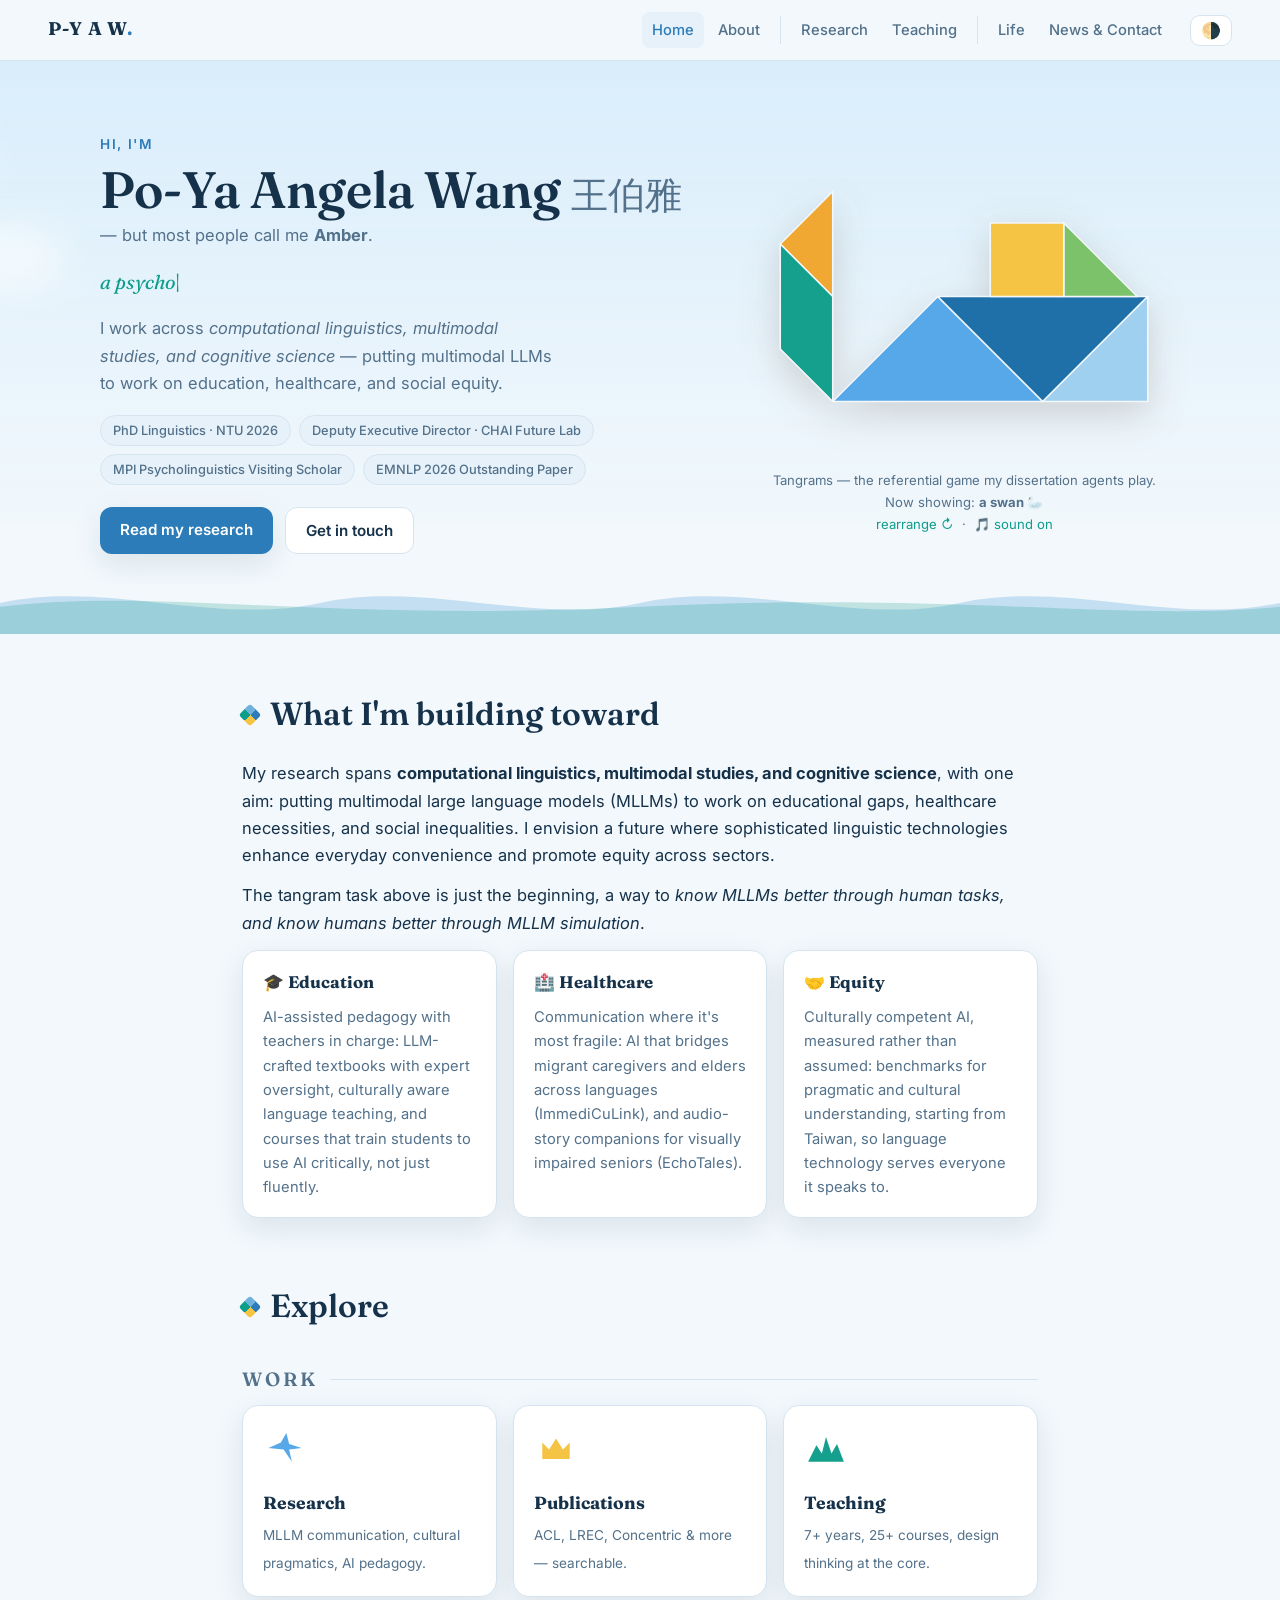
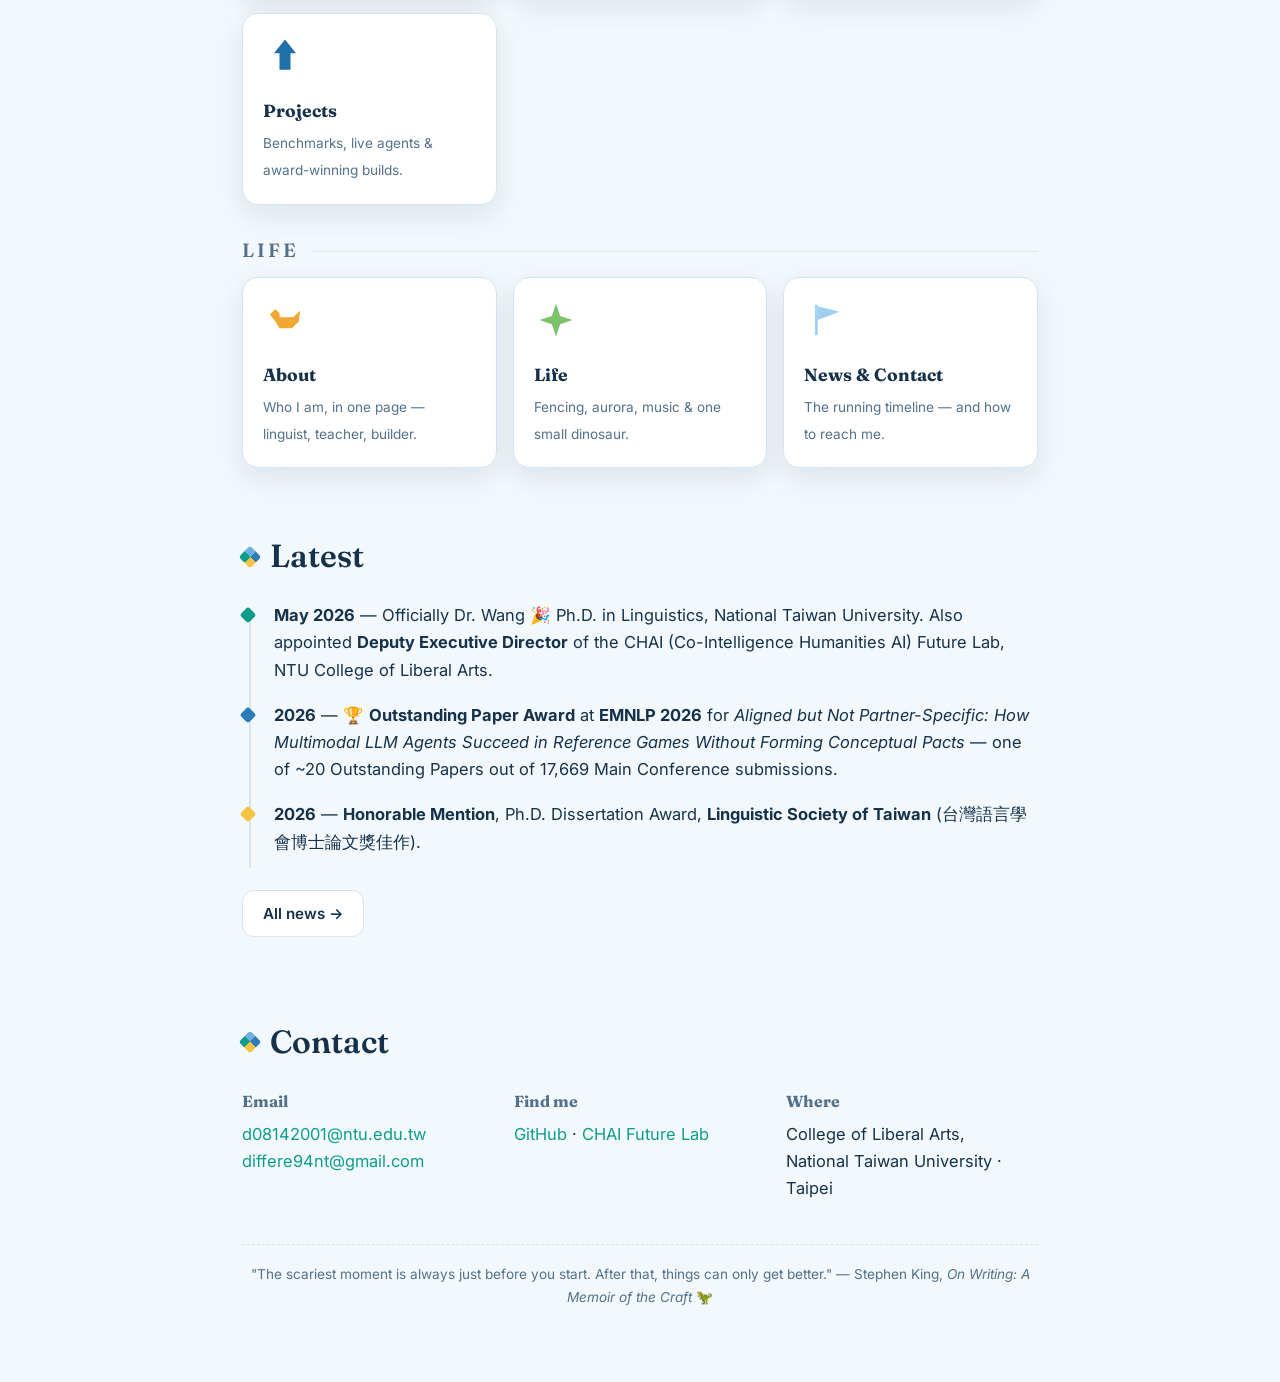
<file: index.html>
<!DOCTYPE html>
<html lang="en">
<head>
  <meta charset="UTF-8">
  <meta name="viewport" content="width=device-width, initial-scale=1.0">
  <title>Po-Ya Angela Wang (Amber) 王伯雅 — Computational Linguist</title>
  <meta name="description" content="Po-Ya Angela Wang (Amber) — computational linguistics, multimodal studies & cognitive science; putting multimodal LLMs to work on education, healthcare, and social equity. Deputy Executive Director, CHAI Future Lab, NTU.">
  <meta property="og:title" content="Po-Ya Angela Wang (Amber) 王伯雅">
  <meta property="og:description" content="Computational linguistics × multimodal studies × cognitive science — MLLMs for education, healthcare, and equity.">
  <meta property="og:type" content="website">
  <link rel="icon" href="data:image/svg+xml,%3Csvg xmlns='http://www.w3.org/2000/svg' viewBox='0 0 32 32'%3E%3Cpolygon points='2,2 30,2 16,16' fill='%232b7cb8'/%3E%3Cpolygon points='2,2 2,30 16,16' fill='%230e9d8b'/%3E%3Cpolygon points='30,2 30,30 16,16' fill='%23f6c445'/%3E%3Cpolygon points='2,30 30,30 16,16' fill='%236fb1dd'/%3E%3C/svg%3E">
  <link rel="preconnect" href="https://fonts.googleapis.com">
  <link rel="preconnect" href="https://fonts.gstatic.com" crossorigin>
  <link href="https://fonts.googleapis.com/css2?family=Fraunces:ital,opsz,wght@0,9..144,400;0,9..144,500;0,9..144,600;0,9..144,700;1,9..144,400;1,9..144,600&family=Inter:wght@400;500;600;700&display=swap" rel="stylesheet">
  <link rel="stylesheet" href="assets/css/style.css">
</head>
<body data-page="home">

  <header id="top" class="hero">
    <div class="clouds" aria-hidden="true"><i></i><i></i><i></i></div>
    <div class="hero-inner">
      <div class="hero-text">
        <p class="hero-hello">Hi, I'm</p>
        <h1>Po‑Ya Angela Wang <span class="zh-name">王伯雅</span></h1>
        <p class="hero-aka">— but most people call me <strong>Amber</strong>.</p>
        <p class="hero-type"><span id="typewriter">a computational linguist</span><span class="caret">|</span></p>
        <p class="hero-blurb">
          I work across <em>computational linguistics, multimodal studies, and cognitive science</em> —
          putting multimodal LLMs to work on education, healthcare, and social equity.
        </p>
        <div class="hero-chips">
          <span class="chip">PhD Linguistics · NTU 2026</span>
          <span class="chip">Deputy Executive Director · CHAI Future Lab</span>
          <span class="chip">MPI Psycholinguistics Visiting Scholar</span>
          <span class="chip">EMNLP 2026 Outstanding Paper</span>
        </div>
        <div class="hero-cta">
          <a class="btn btn-primary" href="research.html">Read my research</a>
          <a class="btn btn-ghost" href="mailto:d08142001@ntu.edu.tw">Get in touch</a>
        </div>
      </div>
      <div class="hero-art">
        <svg id="tangram" viewBox="0 0 16 12" role="img" aria-label="Interactive tangram puzzle that rearranges when clicked"></svg>
        <p class="hero-caption">Tangrams — the referential game my dissertation agents play.<br>
          Now showing: <strong id="tangram-name">scattered pieces</strong><br>
          <button id="tangram-btn" class="linklike">rearrange ↻</button>
          &nbsp;·&nbsp;
          <button id="sound-toggle" class="linklike" title="Every piece plays its own note — hover the pieces to compose">🎵 sound on</button>
        </p>
      </div>
    </div>
  </header>

  <main>
    <section class="section vision" data-md="content/vision.md" data-mode="cards">
      <h2><span class="sq"></span>What I'm building toward</h2>
      <div class="md-body">Loading…</div>
    </section>

    <section class="section">
      <h2><span class="sq"></span>Explore</h2>
      <h3 class="explore-label">Work</h3>
      <div class="explore">
        <a class="explore-card specimen c2" href="research.html">
          <svg viewBox="0 0 32 32" aria-hidden="true"><polygon points="4,16 13,12 17,5 19,13 28,16 19,17 21,26 15,17"/></svg>
          <b>Research</b><span>MLLM communication, cultural pragmatics, AI pedagogy.</span>
        </a>
        <a class="explore-card specimen c3" href="publications.html">
          <svg viewBox="0 0 32 32" aria-hidden="true"><polygon points="6,24 6,12 11,17 16,9 21,17 26,12 26,24"/></svg>
          <b>Publications</b><span>ACL, LREC, Concentric &amp; more — searchable.</span>
        </a>
        <a class="explore-card specimen c4" href="teaching.html">
          <svg viewBox="0 0 32 32" aria-hidden="true"><polygon points="3,26 9,14 13,20 16,8 20,20 24,13 29,26"/></svg>
          <b>Teaching</b><span>7+ years, 25+ courses, design thinking at the core.</span>
        </a>
        <a class="explore-card specimen c5" href="projects.html">
          <svg viewBox="0 0 32 32" aria-hidden="true"><polygon points="16,4 24,14 20,14 20,26 12,26 12,14 8,14"/></svg>
          <b>Projects</b><span>Benchmarks, live agents &amp; award-winning builds.</span>
        </a>
      </div>
      <h3 class="explore-label">Life</h3>
      <div class="explore">
        <a class="explore-card specimen c1" href="about.html">
          <svg viewBox="0 0 32 32" aria-hidden="true"><polygon points="5,12 9,8 12,11 12,14 22,14 27,9 26,17 21,22 12,22 9,17"/></svg>
          <b>About</b><span>Who I am, in one page — linguist, teacher, builder.</span>
        </a>
        <a class="explore-card specimen c6" href="life.html">
          <svg viewBox="0 0 32 32" aria-hidden="true"><polygon points="16,4 19,13 28,16 19,19 16,28 13,19 4,16 13,13"/></svg>
          <b>Life</b><span>Fencing, aurora, music &amp; one small dinosaur.</span>
        </a>
        <a class="explore-card specimen c7" href="news.html">
          <svg viewBox="0 0 32 32" aria-hidden="true"><polygon points="8,5 10,5 10,27 8,27"/><polygon points="10,6 26,10 10,16"/></svg>
          <b>News &amp; Contact</b><span>The running timeline — and how to reach me.</span>
        </a>
      </div>
    </section>

    <section class="section">
      <h2><span class="sq"></span>Latest</h2>
      <ul id="news-teaser"></ul>
      <p><a class="btn btn-ghost" href="news.html">All news →</a></p>
    </section>
  </main>

  <script src="assets/js/main.js"></script>
</body>
</html>
</file>
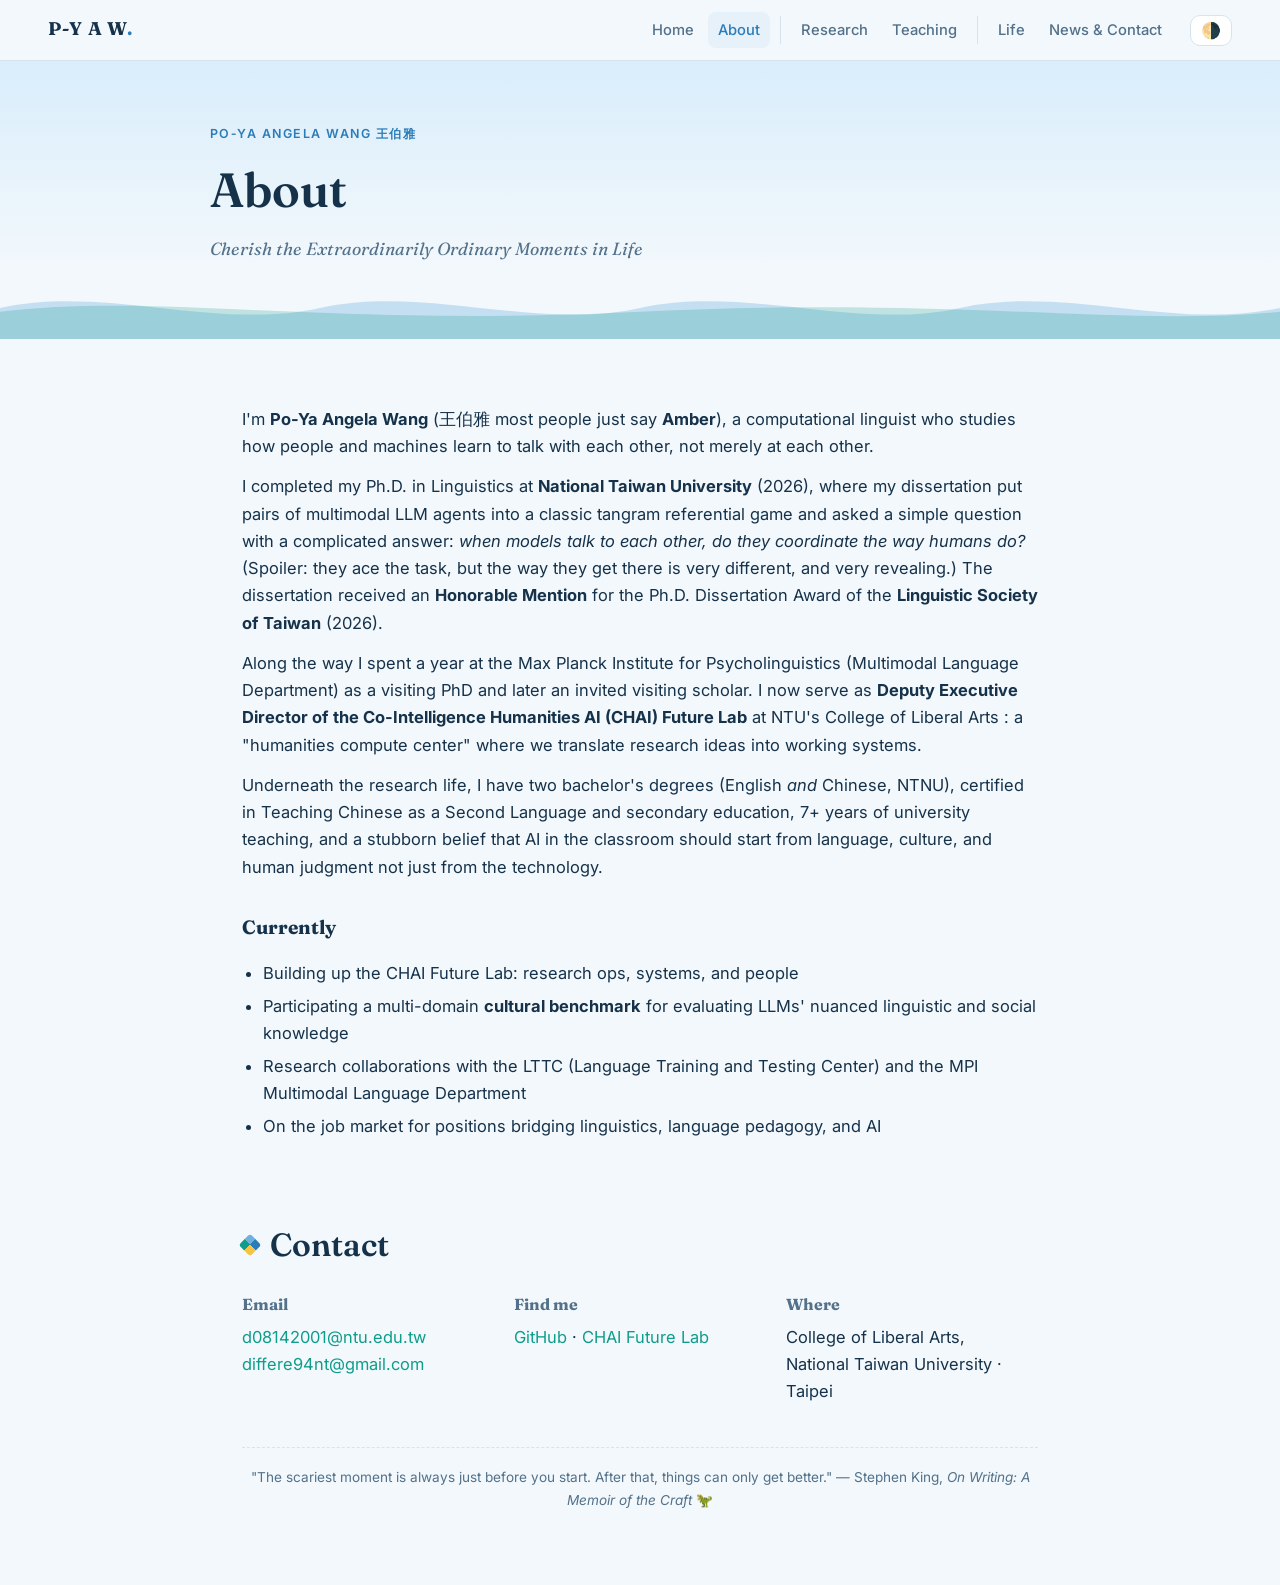
<file: about.html>
<!DOCTYPE html>
<html lang="en">
<head>
  <meta charset="UTF-8">
  <meta name="viewport" content="width=device-width, initial-scale=1.0">
  <title>About — Po-Ya Angela Wang</title>
  <meta name="description" content="About Po-Ya Angela Wang (Amber) — computational linguist, teacher, and Deputy Executive Director of the CHAI Future Lab at NTU.">
  <link rel="icon" href="data:image/svg+xml,%3Csvg xmlns='http://www.w3.org/2000/svg' viewBox='0 0 32 32'%3E%3Cpolygon points='2,2 30,2 16,16' fill='%232b7cb8'/%3E%3Cpolygon points='2,2 2,30 16,16' fill='%230e9d8b'/%3E%3Cpolygon points='30,2 30,30 16,16' fill='%23f6c445'/%3E%3Cpolygon points='2,30 30,30 16,16' fill='%236fb1dd'/%3E%3C/svg%3E">
  <link rel="preconnect" href="https://fonts.googleapis.com">
  <link rel="preconnect" href="https://fonts.gstatic.com" crossorigin>
  <link href="https://fonts.googleapis.com/css2?family=Fraunces:ital,opsz,wght@0,9..144,400;0,9..144,500;0,9..144,600;0,9..144,700;1,9..144,400;1,9..144,600&family=Inter:wght@400;500;600;700&display=swap" rel="stylesheet">
  <link rel="stylesheet" href="assets/css/style.css">
</head>
<body data-page="about">

  <header class="page-hero">
    <div class="page-hero-inner">
      <p class="crumb">Po‑Ya Angela Wang 王伯雅</p>
      <h1>About</h1>
      <p class="tagline">Cherish the Extraordinarily Ordinary Moments in Life</p>
    </div>
  </header>

  <main>
    <section class="section" data-md="content/about.md">
      <div class="md-body">Loading…</div>
    </section>
  </main>

  <script src="assets/js/main.js"></script>
</body>
</html>
</file>
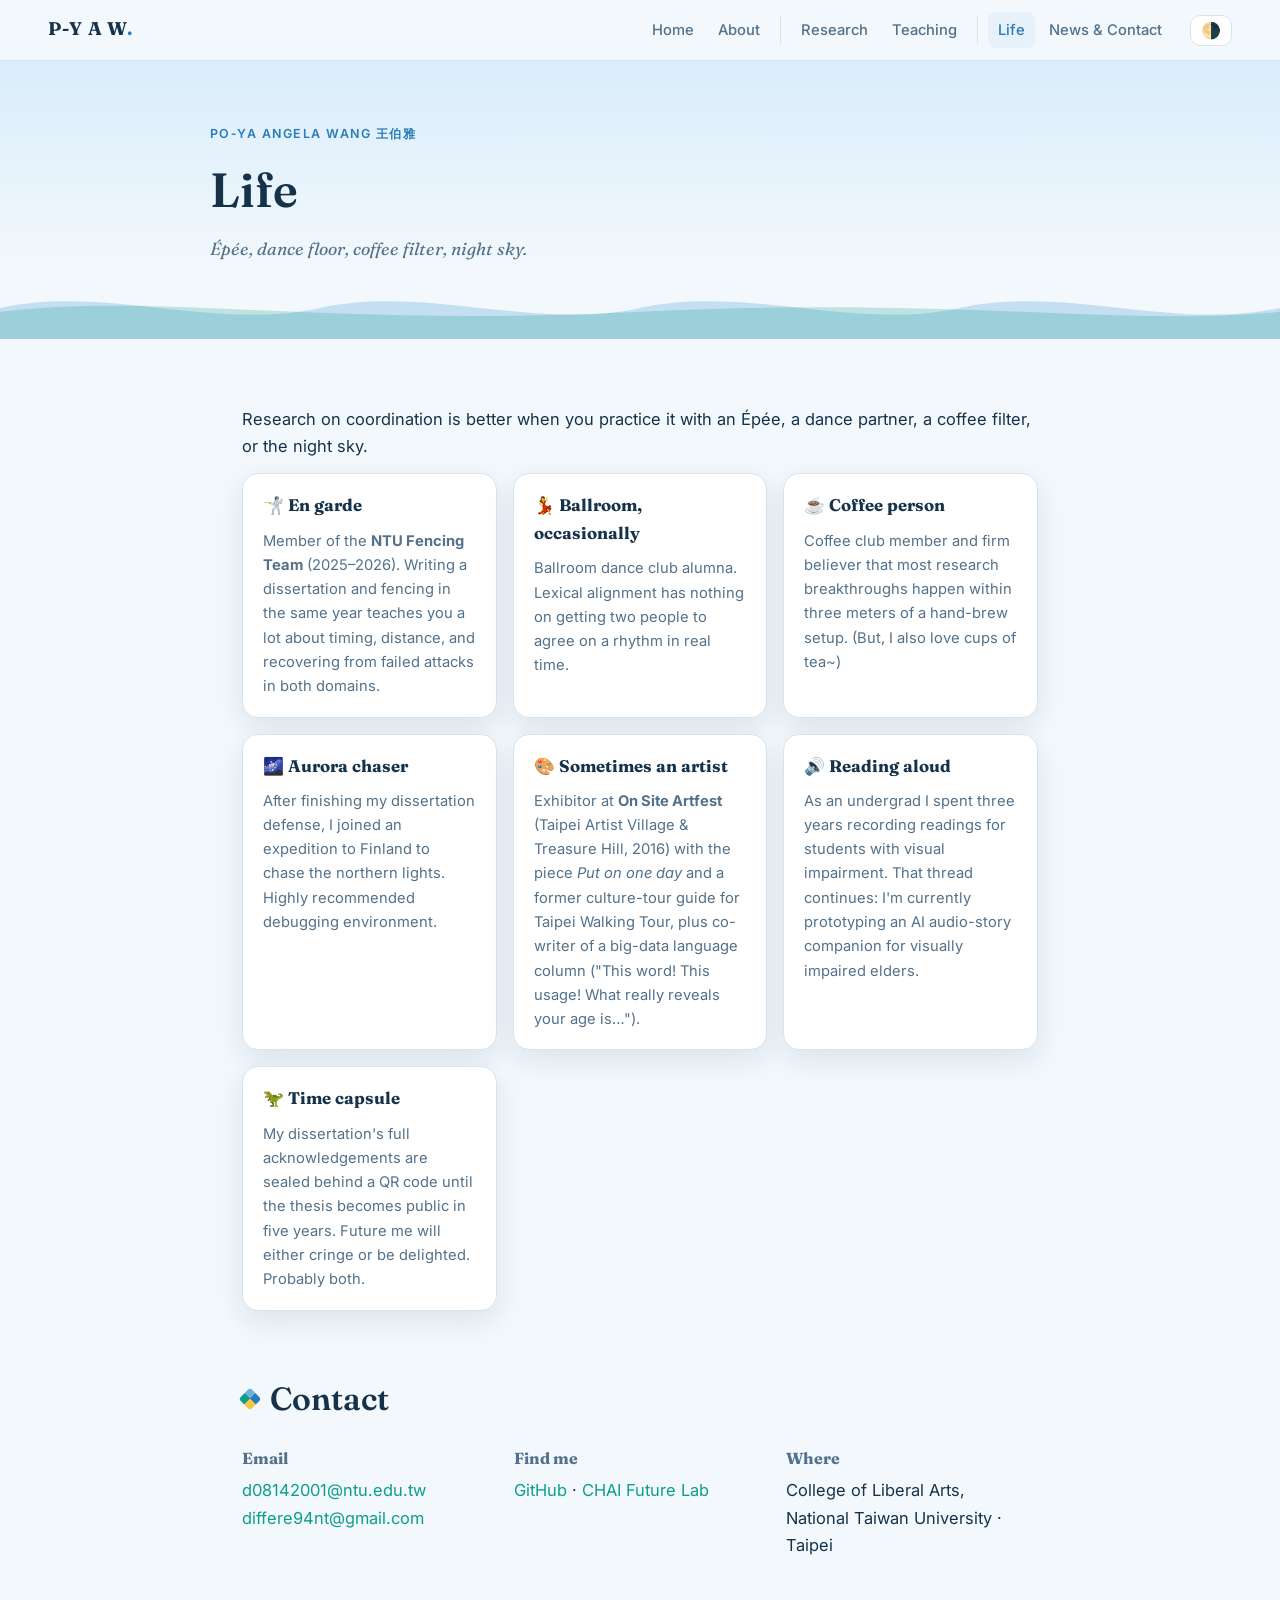
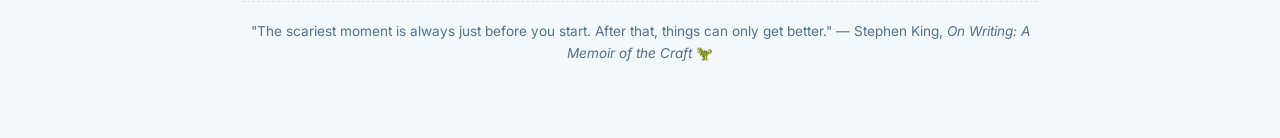
<file: life.html>
<!DOCTYPE html>
<html lang="en">
<head>
  <meta charset="UTF-8">
  <meta name="viewport" content="width=device-width, initial-scale=1.0">
  <title>Life — Po-Ya Angela Wang</title>
  <meta name="description" content="Beyond research: fencing, ballroom, coffee, aurora chasing, art, and reading aloud.">
  <link rel="icon" href="data:image/svg+xml,%3Csvg xmlns='http://www.w3.org/2000/svg' viewBox='0 0 32 32'%3E%3Cpolygon points='2,2 30,2 16,16' fill='%232b7cb8'/%3E%3Cpolygon points='2,2 2,30 16,16' fill='%230e9d8b'/%3E%3Cpolygon points='30,2 30,30 16,16' fill='%23f6c445'/%3E%3Cpolygon points='2,30 30,30 16,16' fill='%236fb1dd'/%3E%3C/svg%3E">
  <link rel="preconnect" href="https://fonts.googleapis.com">
  <link rel="preconnect" href="https://fonts.gstatic.com" crossorigin>
  <link href="https://fonts.googleapis.com/css2?family=Fraunces:ital,opsz,wght@0,9..144,400;0,9..144,500;0,9..144,600;0,9..144,700;1,9..144,400;1,9..144,600&family=Inter:wght@400;500;600;700&display=swap" rel="stylesheet">
  <link rel="stylesheet" href="assets/css/style.css">
</head>
<body data-page="life">

  <header class="page-hero">
    <div class="page-hero-inner">
      <p class="crumb">Po‑Ya Angela Wang 王伯雅</p>
      <h1>Life</h1>
      <p class="tagline">Épée, dance floor, coffee filter, night sky.</p>
    </div>
  </header>

  <main>
    <section class="section" data-md="content/life.md" data-mode="cards">
      <div class="md-body">Loading…</div>
    </section>
  </main>

  <script src="assets/js/main.js"></script>
</body>
</html>
</file>
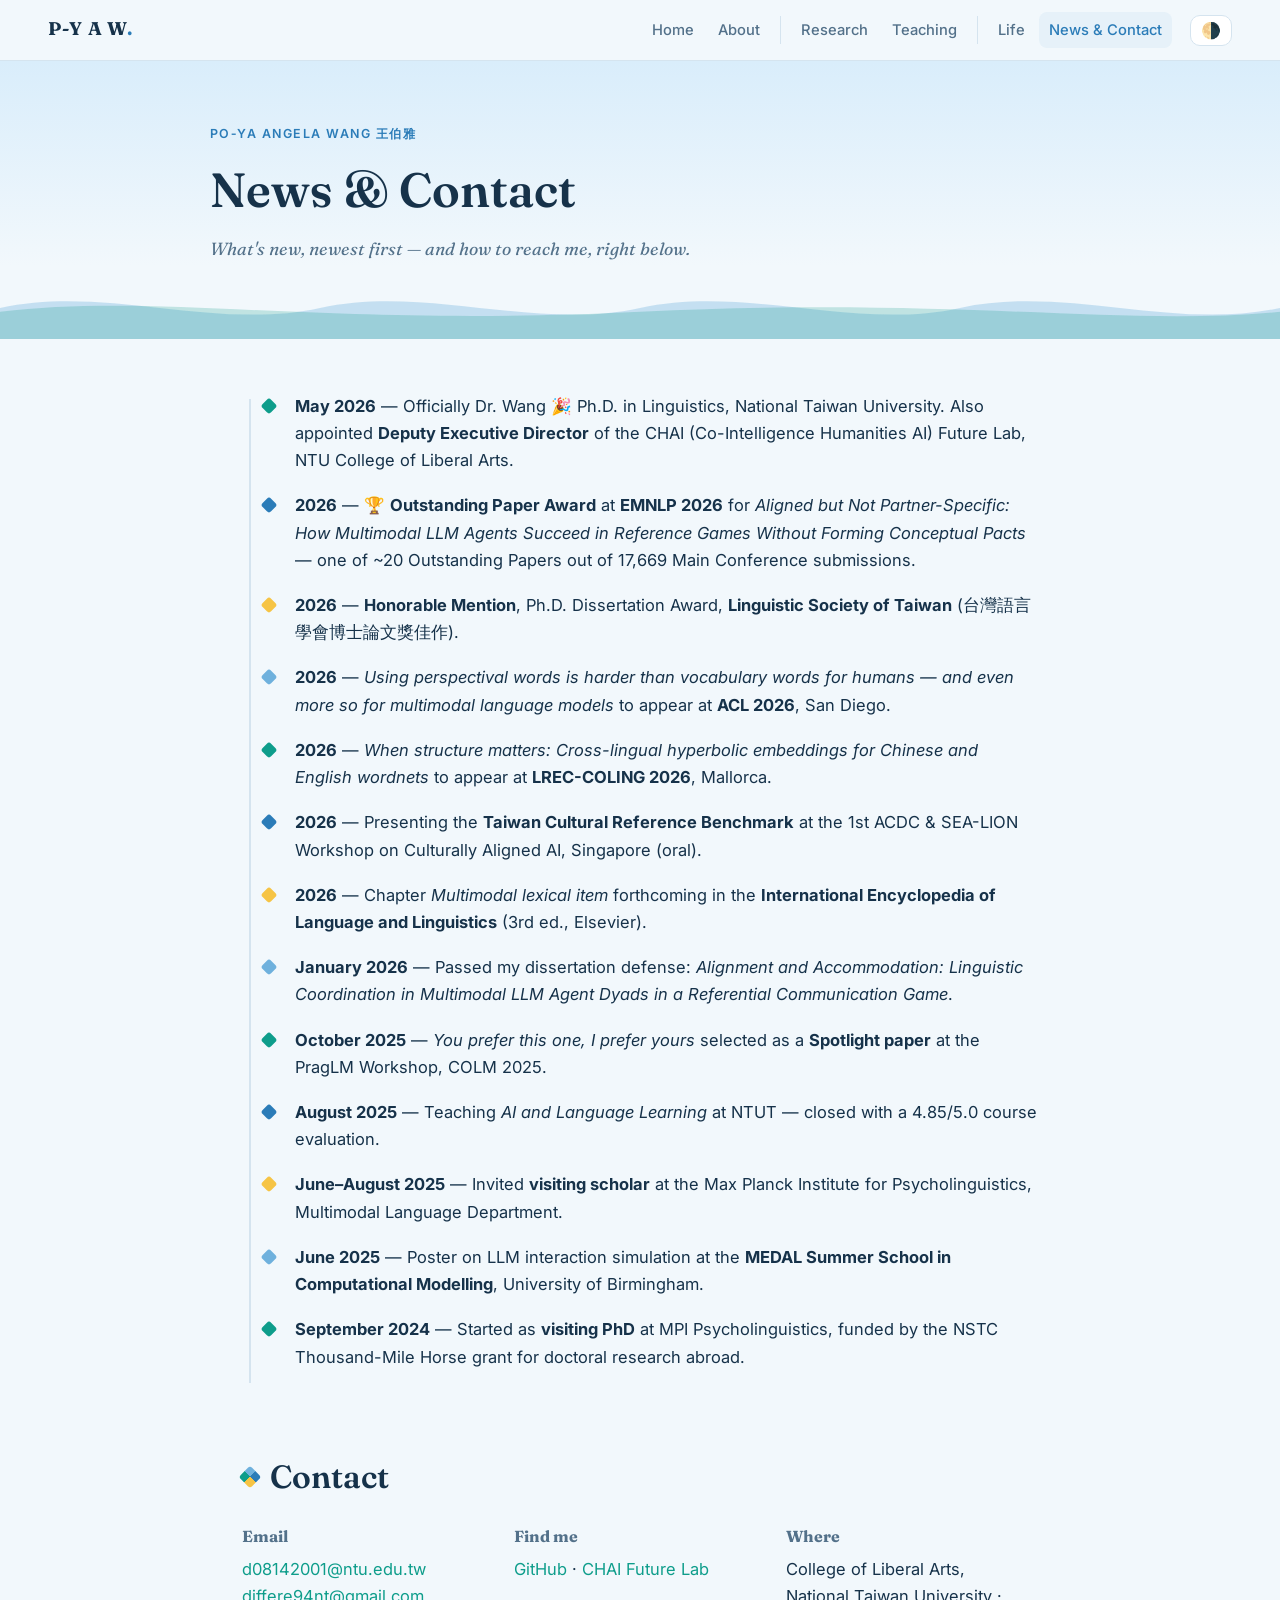
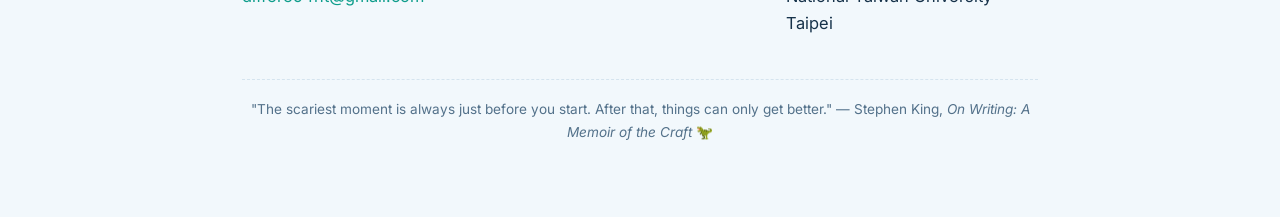
<file: news.html>
<!DOCTYPE html>
<html lang="en">
<head>
  <meta charset="UTF-8">
  <meta name="viewport" content="width=device-width, initial-scale=1.0">
  <title>News &amp; Contact — Po-Ya Angela Wang</title>
  <meta name="description" content="News from Po-Ya Angela Wang — papers, positions, and milestones, newest first — plus how to get in touch.">
  <link rel="icon" href="data:image/svg+xml,%3Csvg xmlns='http://www.w3.org/2000/svg' viewBox='0 0 32 32'%3E%3Cpolygon points='2,2 30,2 16,16' fill='%232b7cb8'/%3E%3Cpolygon points='2,2 2,30 16,16' fill='%230e9d8b'/%3E%3Cpolygon points='30,2 30,30 16,16' fill='%23f6c445'/%3E%3Cpolygon points='2,30 30,30 16,16' fill='%236fb1dd'/%3E%3C/svg%3E">
  <link rel="preconnect" href="https://fonts.googleapis.com">
  <link rel="preconnect" href="https://fonts.gstatic.com" crossorigin>
  <link href="https://fonts.googleapis.com/css2?family=Fraunces:ital,opsz,wght@0,9..144,400;0,9..144,500;0,9..144,600;0,9..144,700;1,9..144,400;1,9..144,600&family=Inter:wght@400;500;600;700&display=swap" rel="stylesheet">
  <link rel="stylesheet" href="assets/css/style.css">
</head>
<body data-page="news">

  <header class="page-hero">
    <div class="page-hero-inner">
      <p class="crumb">Po‑Ya Angela Wang 王伯雅</p>
      <h1>News &amp; Contact</h1>
      <p class="tagline">What's new, newest first — and how to reach me, right below.</p>
    </div>
  </header>

  <main>
    <section class="section" data-md="content/news.md" data-mode="timeline">
      <div class="md-body">Loading…</div>
    </section>
  </main>

  <script src="assets/js/main.js"></script>
</body>
</html>
</file>
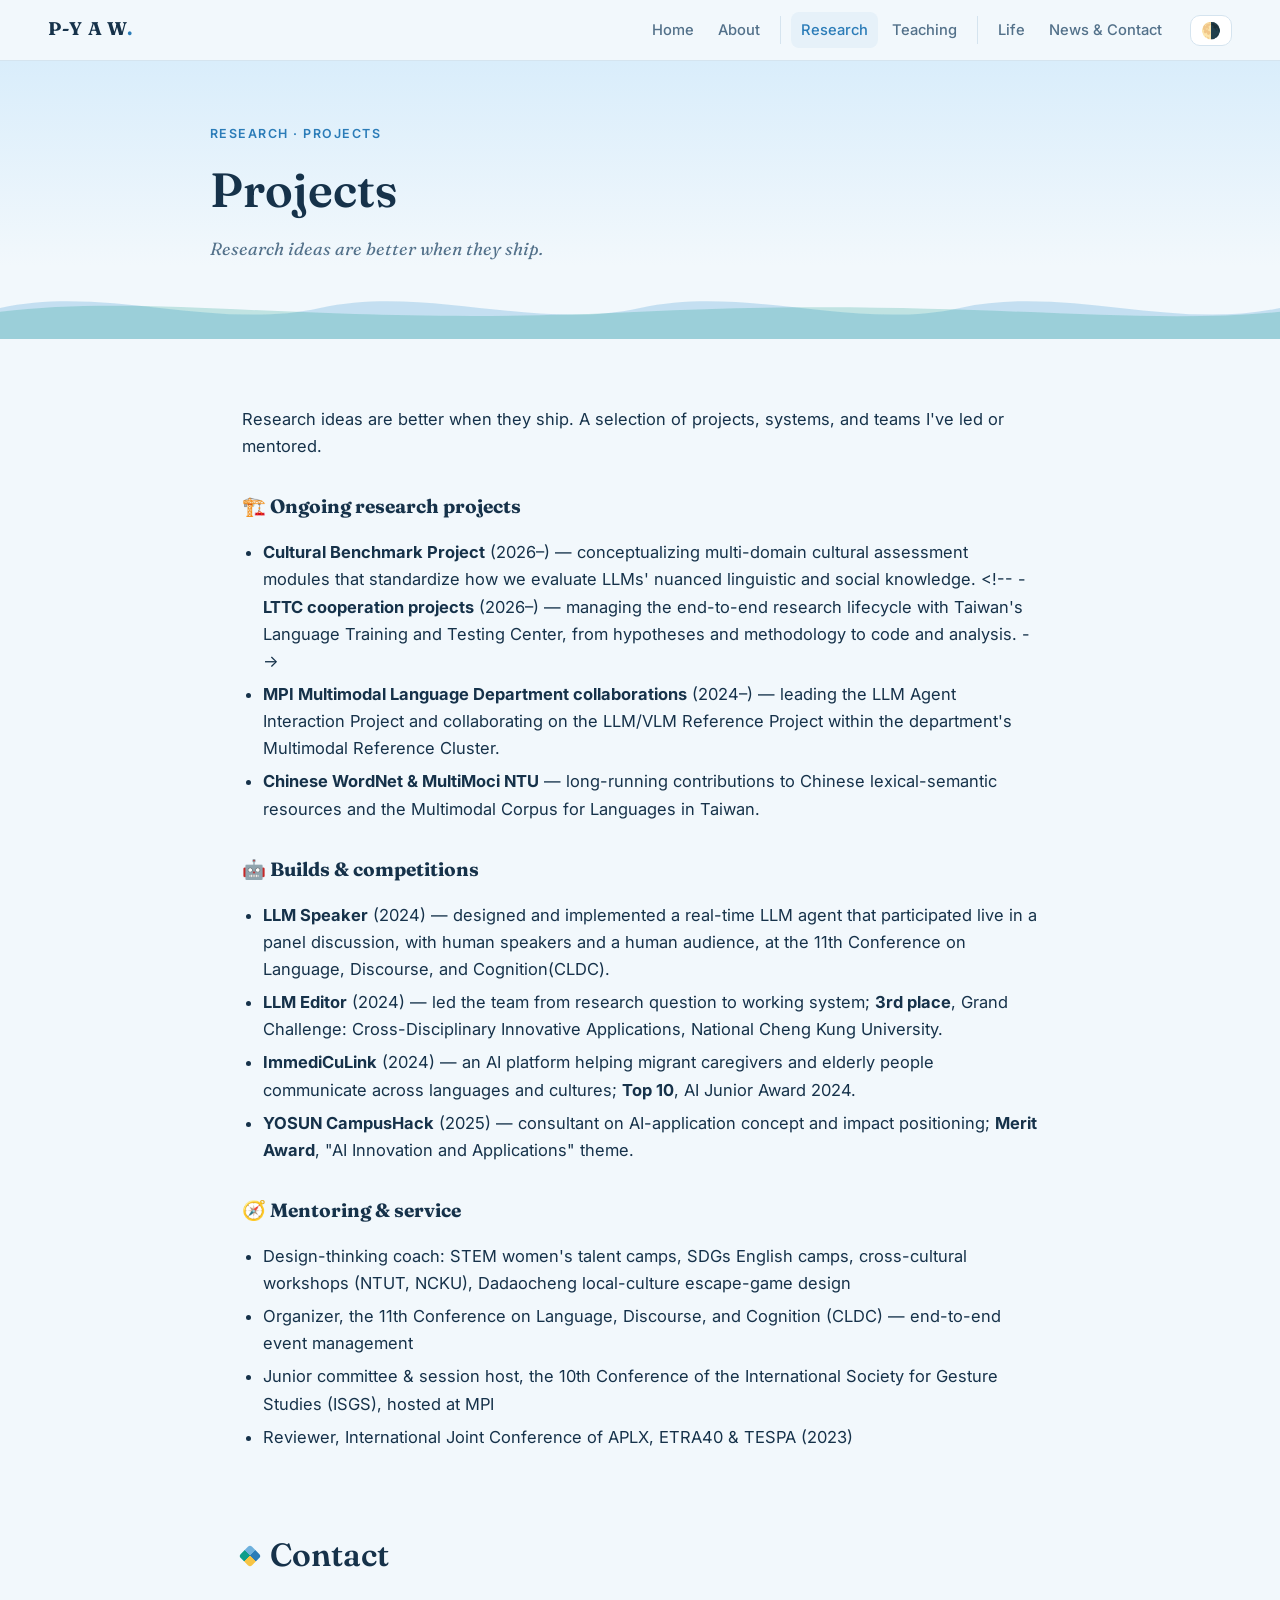
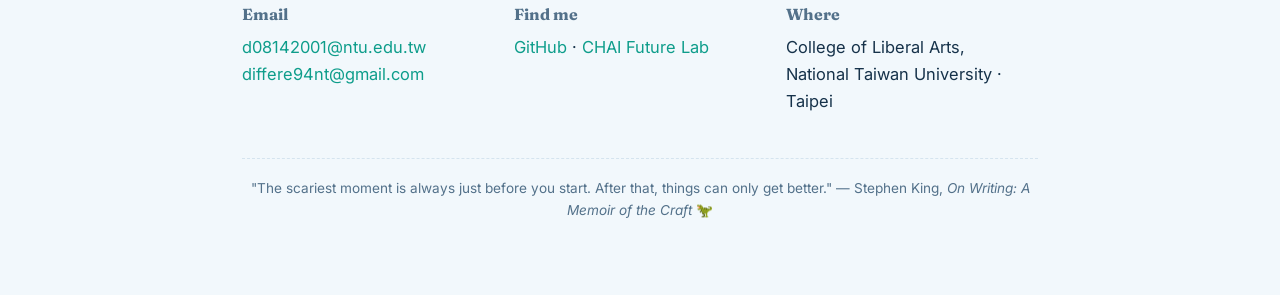
<file: projects.html>
<!DOCTYPE html>
<html lang="en">
<head>
  <meta charset="UTF-8">
  <meta name="viewport" content="width=device-width, initial-scale=1.0">
  <title>Projects — Po-Ya Angela Wang</title>
  <meta name="description" content="Projects of Po-Ya Angela Wang: cultural benchmarks, live LLM agents, ImmediCuLink, LLM Editor, Chinese WordNet, and mentoring.">
  <link rel="icon" href="data:image/svg+xml,%3Csvg xmlns='http://www.w3.org/2000/svg' viewBox='0 0 32 32'%3E%3Cpolygon points='2,2 30,2 16,16' fill='%232b7cb8'/%3E%3Cpolygon points='2,2 2,30 16,16' fill='%230e9d8b'/%3E%3Cpolygon points='30,2 30,30 16,16' fill='%23f6c445'/%3E%3Cpolygon points='2,30 30,30 16,16' fill='%236fb1dd'/%3E%3C/svg%3E">
  <link rel="preconnect" href="https://fonts.googleapis.com">
  <link rel="preconnect" href="https://fonts.gstatic.com" crossorigin>
  <link href="https://fonts.googleapis.com/css2?family=Fraunces:ital,opsz,wght@0,9..144,400;0,9..144,500;0,9..144,600;0,9..144,700;1,9..144,400;1,9..144,600&family=Inter:wght@400;500;600;700&display=swap" rel="stylesheet">
  <link rel="stylesheet" href="assets/css/style.css">
</head>
<body data-page="research">

  <header class="page-hero">
    <div class="page-hero-inner">
      <p class="crumb"><a href="research.html">Research</a> · Projects</p>
      <h1>Projects</h1>
      <p class="tagline">Research ideas are better when they ship.</p>
    </div>
  </header>

  <main>
    <section class="section" data-md="content/projects.md">
      <div class="md-body">Loading…</div>
    </section>
  </main>

  <script src="assets/js/main.js"></script>
</body>
</html>
</file>
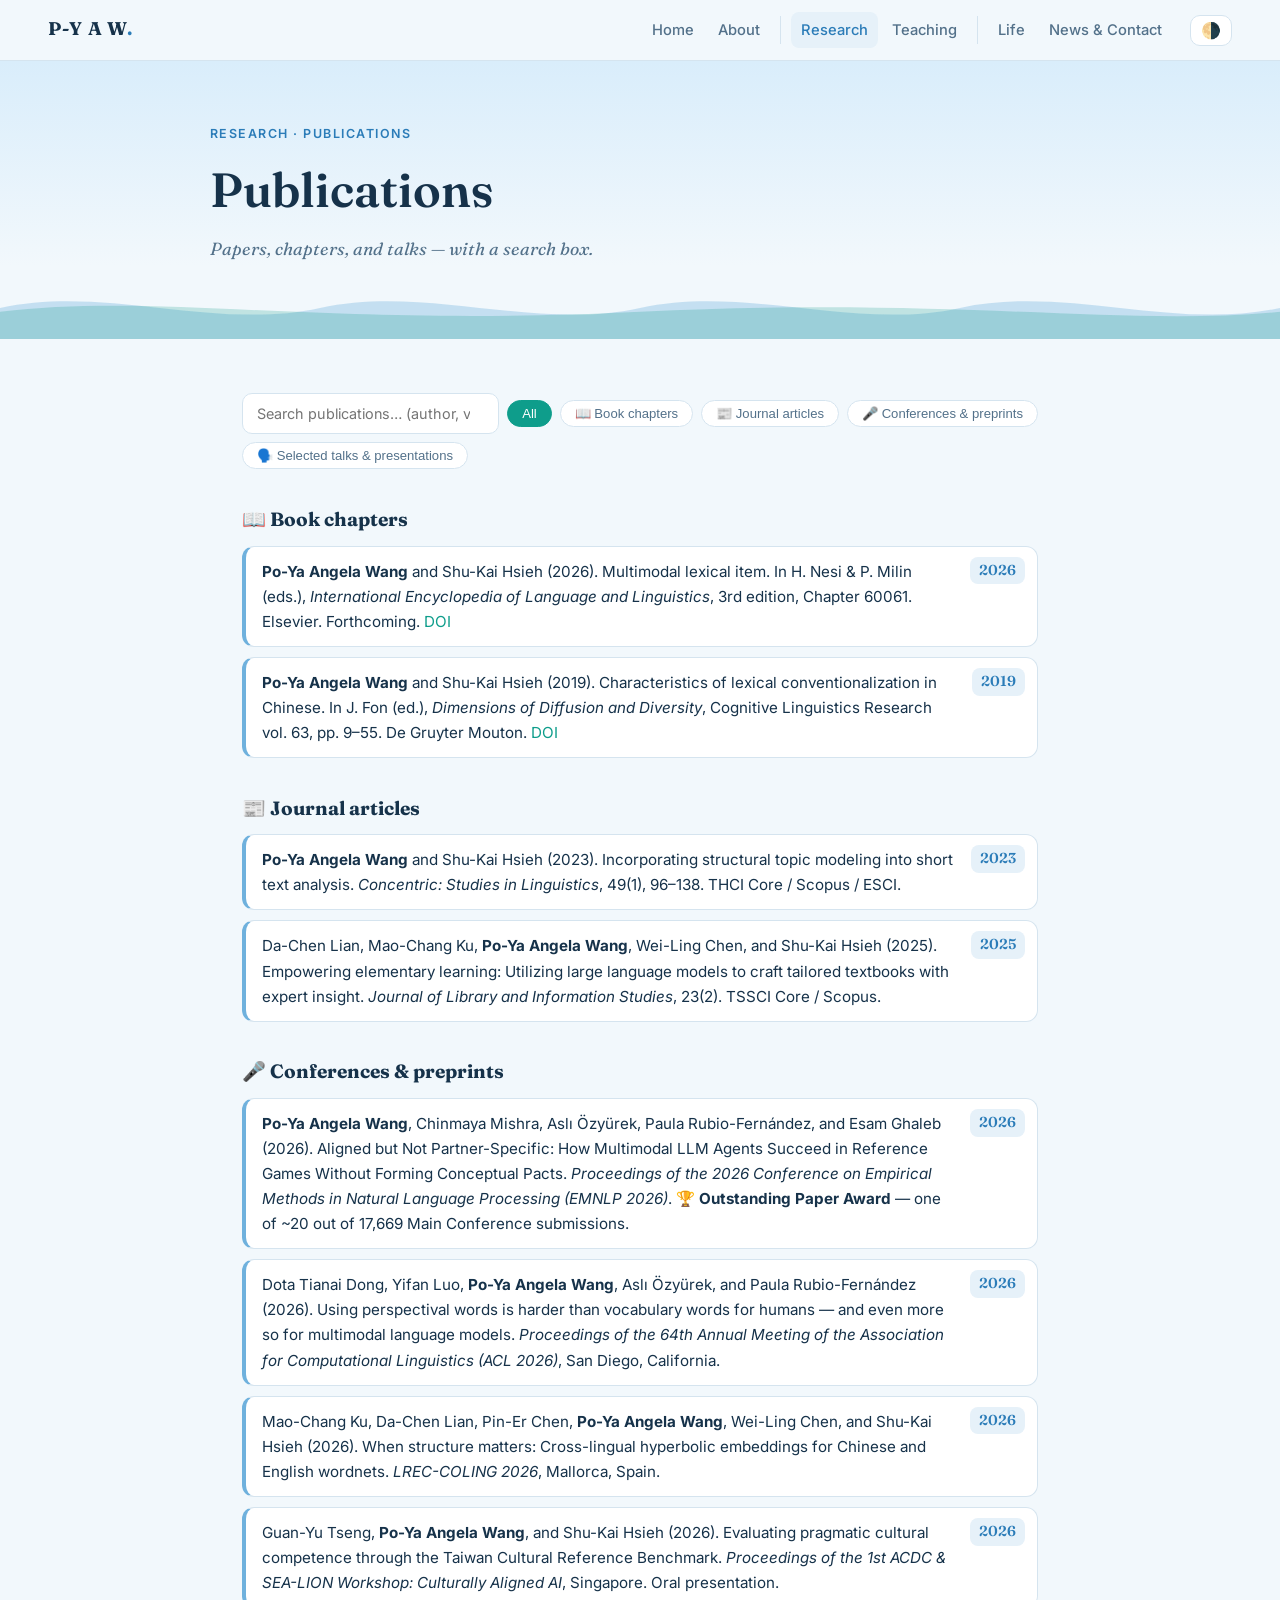
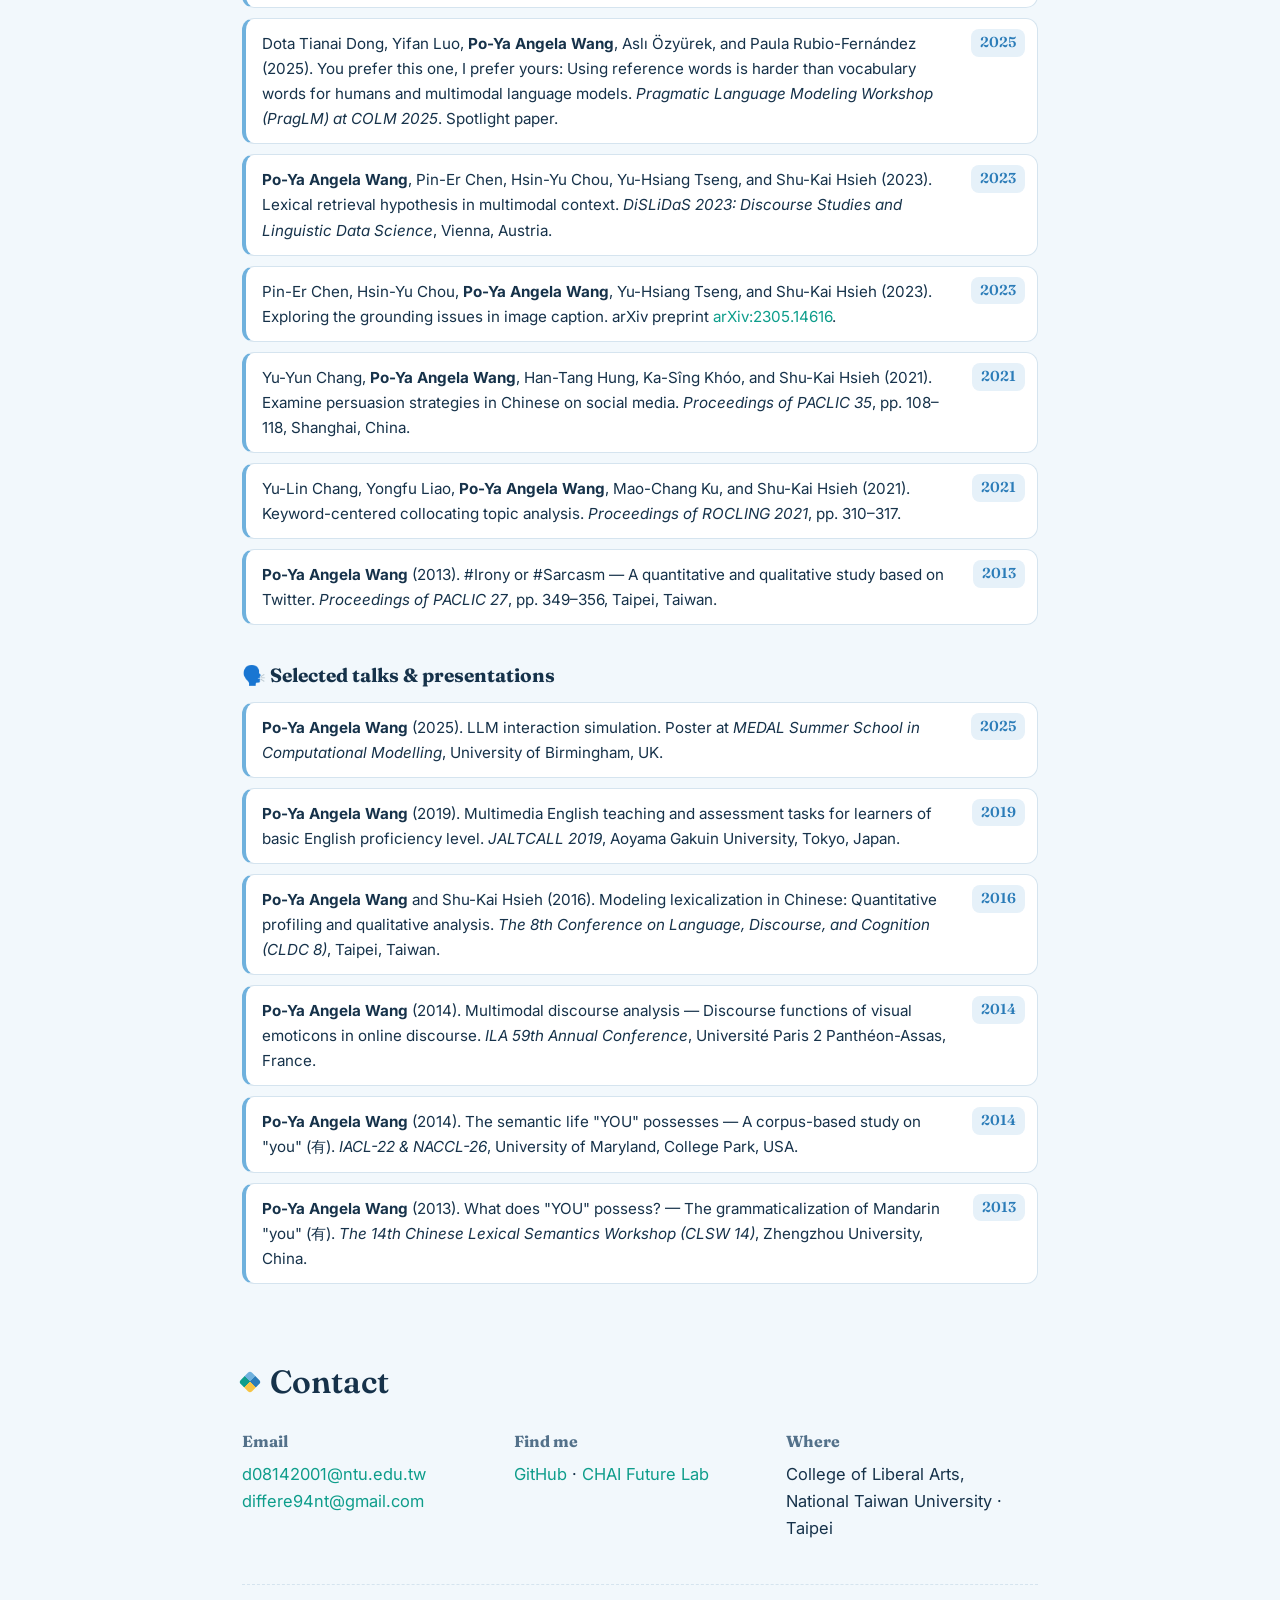
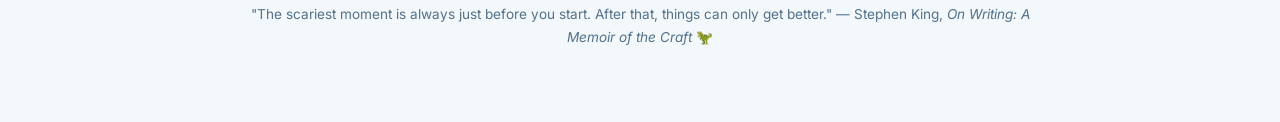
<file: publications.html>
<!DOCTYPE html>
<html lang="en">
<head>
  <meta charset="UTF-8">
  <meta name="viewport" content="width=device-width, initial-scale=1.0">
  <title>Publications — Po-Ya Angela Wang</title>
  <meta name="description" content="Publications of Po-Ya Angela Wang: ACL, LREC-COLING, COLM workshops, Concentric, Elsevier & De Gruyter chapters.">
  <link rel="icon" href="data:image/svg+xml,%3Csvg xmlns='http://www.w3.org/2000/svg' viewBox='0 0 32 32'%3E%3Cpolygon points='2,2 30,2 16,16' fill='%232b7cb8'/%3E%3Cpolygon points='2,2 2,30 16,16' fill='%230e9d8b'/%3E%3Cpolygon points='30,2 30,30 16,16' fill='%23f6c445'/%3E%3Cpolygon points='2,30 30,30 16,16' fill='%236fb1dd'/%3E%3C/svg%3E">
  <link rel="preconnect" href="https://fonts.googleapis.com">
  <link rel="preconnect" href="https://fonts.gstatic.com" crossorigin>
  <link href="https://fonts.googleapis.com/css2?family=Fraunces:ital,opsz,wght@0,9..144,400;0,9..144,500;0,9..144,600;0,9..144,700;1,9..144,400;1,9..144,600&family=Inter:wght@400;500;600;700&display=swap" rel="stylesheet">
  <link rel="stylesheet" href="assets/css/style.css">
</head>
<body data-page="research">

  <header class="page-hero">
    <div class="page-hero-inner">
      <p class="crumb"><a href="research.html">Research</a> · Publications</p>
      <h1>Publications</h1>
      <p class="tagline">Papers, chapters, and talks — with a search box.</p>
    </div>
  </header>

  <main>
    <section class="section" data-md="content/publications.md" data-mode="pubs">
      <div class="md-body">Loading…</div>
    </section>
  </main>

  <script src="assets/js/main.js"></script>
</body>
</html>
</file>
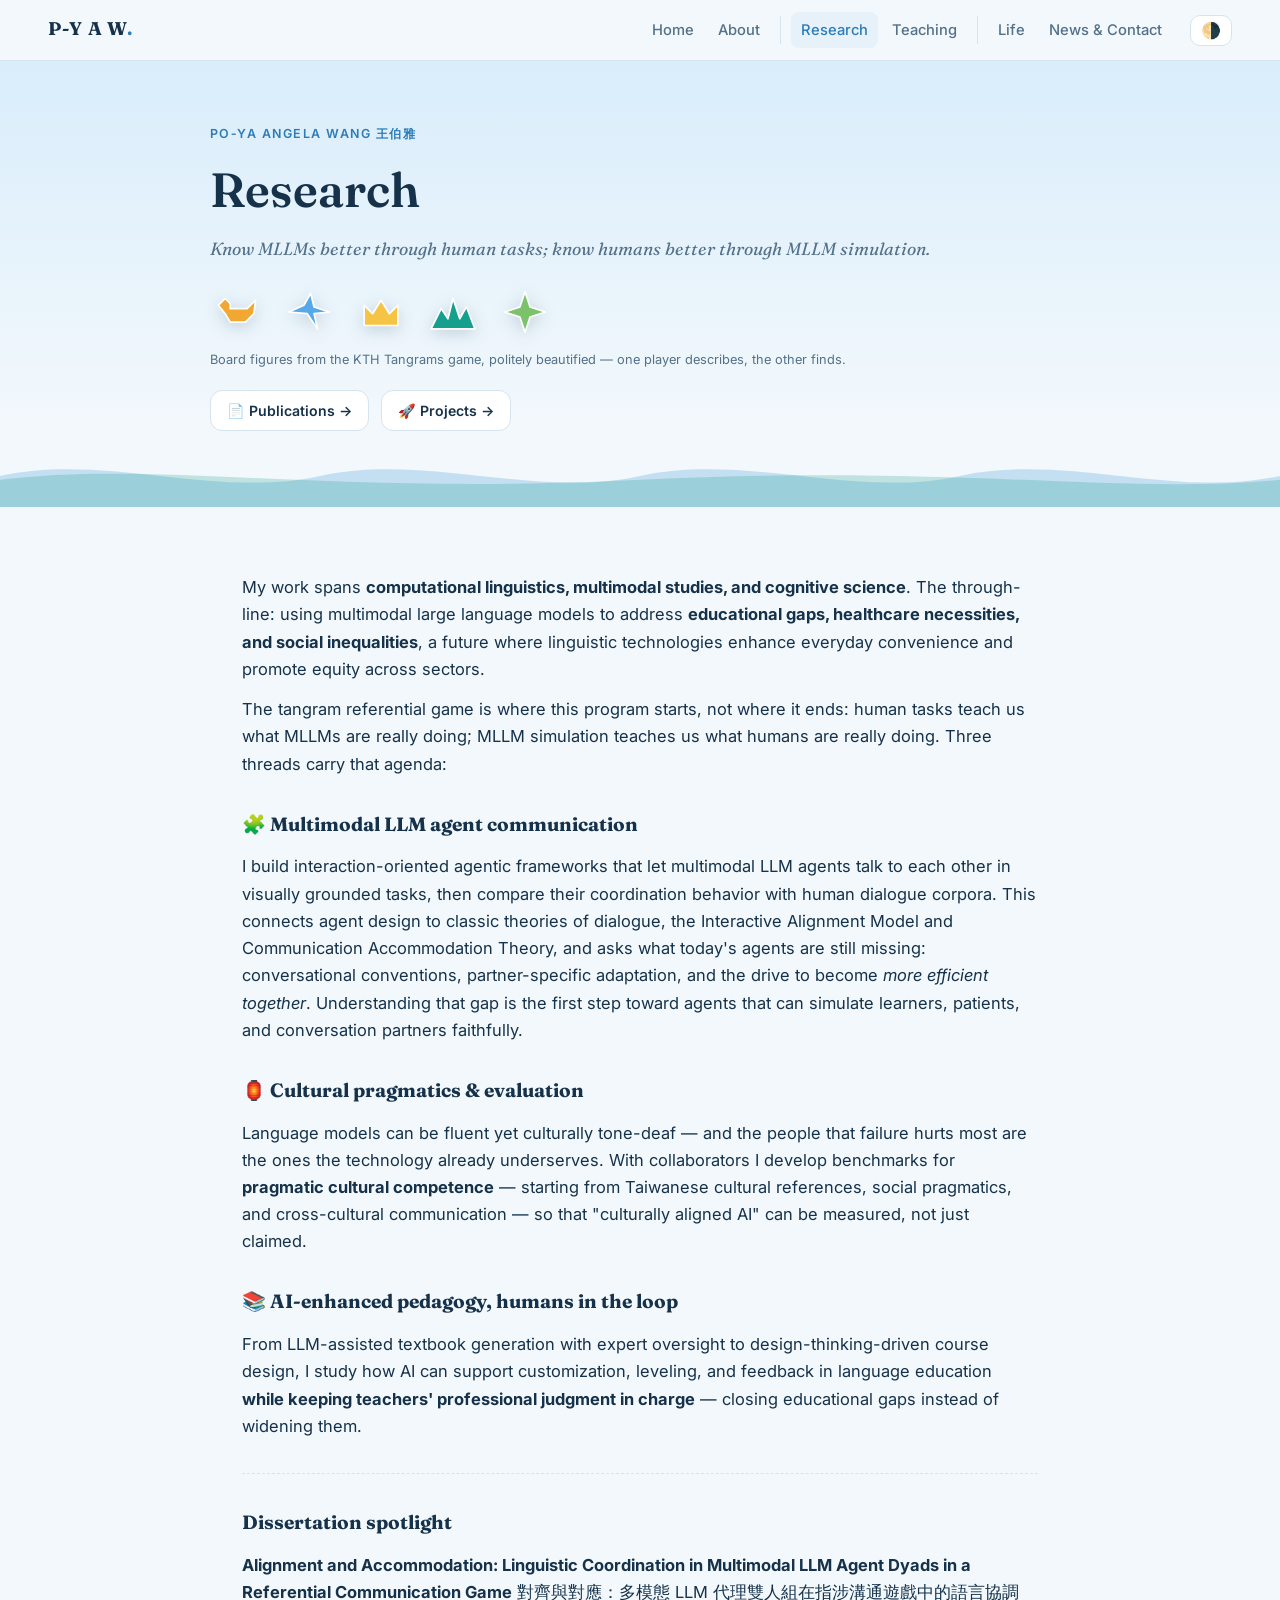
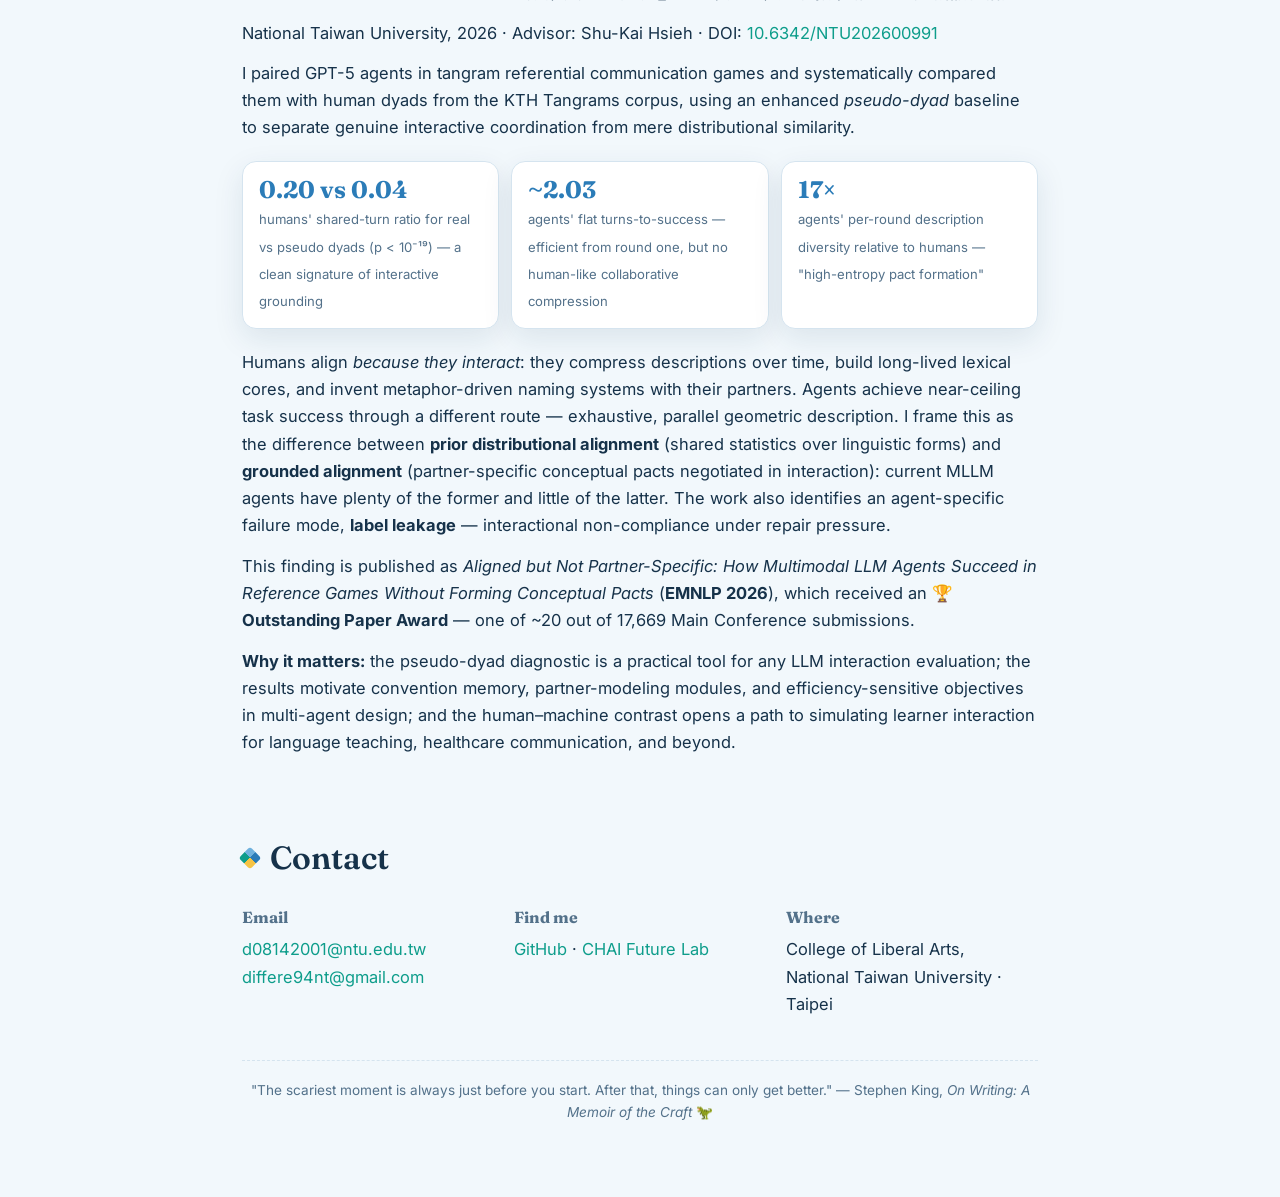
<file: research.html>
<!DOCTYPE html>
<html lang="en">
<head>
  <meta charset="UTF-8">
  <meta name="viewport" content="width=device-width, initial-scale=1.0">
  <title>Research — Po-Ya Angela Wang</title>
  <meta name="description" content="Research of Po-Ya Angela Wang: multimodal LLM communication, cultural pragmatics & evaluation, AI-enhanced pedagogy — toward education, healthcare, and equity.">
  <link rel="icon" href="data:image/svg+xml,%3Csvg xmlns='http://www.w3.org/2000/svg' viewBox='0 0 32 32'%3E%3Cpolygon points='2,2 30,2 16,16' fill='%232b7cb8'/%3E%3Cpolygon points='2,2 2,30 16,16' fill='%230e9d8b'/%3E%3Cpolygon points='30,2 30,30 16,16' fill='%23f6c445'/%3E%3Cpolygon points='2,30 30,30 16,16' fill='%236fb1dd'/%3E%3C/svg%3E">
  <link rel="preconnect" href="https://fonts.googleapis.com">
  <link rel="preconnect" href="https://fonts.gstatic.com" crossorigin>
  <link href="https://fonts.googleapis.com/css2?family=Fraunces:ital,opsz,wght@0,9..144,400;0,9..144,500;0,9..144,600;0,9..144,700;1,9..144,400;1,9..144,600&family=Inter:wght@400;500;600;700&display=swap" rel="stylesheet">
  <link rel="stylesheet" href="assets/css/style.css">
</head>
<body data-page="research">

  <header class="page-hero">
    <div class="page-hero-inner">
      <p class="crumb">Po‑Ya Angela Wang 王伯雅</p>
      <h1>Research</h1>
      <p class="tagline">Know MLLMs better through human tasks; know humans better through MLLM simulation.</p>
      <div class="specimen-strip" aria-label="Beautified figures from the KTH tangram board">
        <svg class="specimen s1" viewBox="0 0 32 32"><polygon points="5,12 9,8 12,11 12,14 22,14 27,9 26,17 21,22 12,22 9,17"/></svg>
        <svg class="specimen s2" viewBox="0 0 32 32"><polygon points="4,16 13,12 17,5 19,13 28,16 19,17 21,26 15,17"/></svg>
        <svg class="specimen s3" viewBox="0 0 32 32"><polygon points="6,24 6,12 11,17 16,9 21,17 26,12 26,24"/></svg>
        <svg class="specimen s4" viewBox="0 0 32 32"><polygon points="3,26 9,14 13,20 16,8 20,20 24,13 29,26"/></svg>
        <svg class="specimen s5" viewBox="0 0 32 32"><polygon points="16,4 19,13 28,16 19,19 16,28 13,19 4,16 13,13"/></svg>
      </div>
      <p class="specimen-caption">Board figures from the KTH Tangrams game, politely beautified — one player describes, the other finds.</p>
      <div class="page-links">
        <a class="btn btn-ghost" href="publications.html">📄 Publications →</a>
        <a class="btn btn-ghost" href="projects.html">🚀 Projects →</a>
      </div>
    </div>
  </header>

  <main>
    <section class="section" data-md="content/research.md">
      <div class="md-body">Loading…</div>
    </section>
  </main>

  <script src="assets/js/main.js"></script>
</body>
</html>
</file>
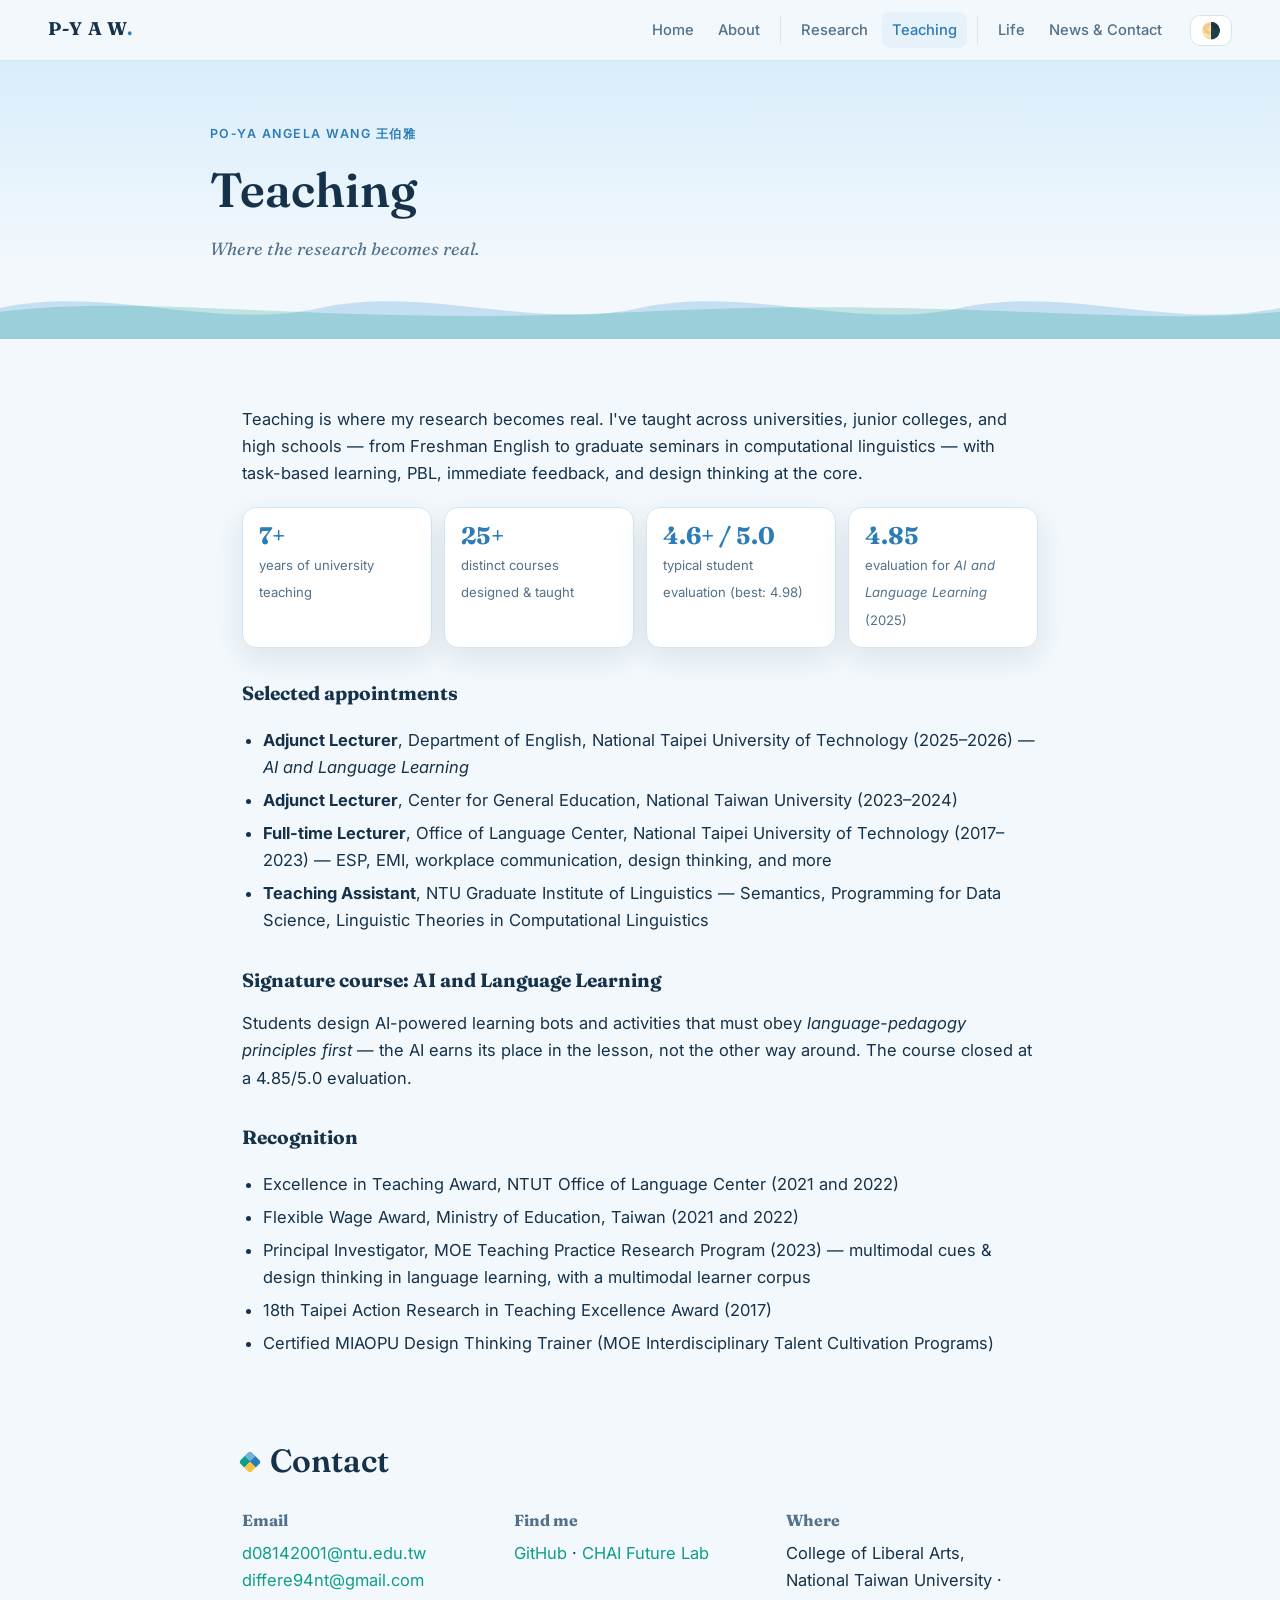
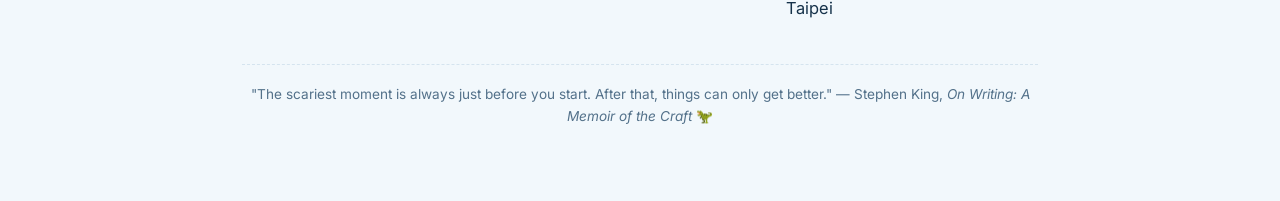
<file: teaching.html>
<!DOCTYPE html>
<html lang="en">
<head>
  <meta charset="UTF-8">
  <meta name="viewport" content="width=device-width, initial-scale=1.0">
  <title>Teaching — Po-Ya Angela Wang</title>
  <meta name="description" content="Teaching of Po-Ya Angela Wang: 7+ years of university teaching, 25+ courses, AI and Language Learning, design thinking.">
  <link rel="icon" href="data:image/svg+xml,%3Csvg xmlns='http://www.w3.org/2000/svg' viewBox='0 0 32 32'%3E%3Cpolygon points='2,2 30,2 16,16' fill='%232b7cb8'/%3E%3Cpolygon points='2,2 2,30 16,16' fill='%230e9d8b'/%3E%3Cpolygon points='30,2 30,30 16,16' fill='%23f6c445'/%3E%3Cpolygon points='2,30 30,30 16,16' fill='%236fb1dd'/%3E%3C/svg%3E">
  <link rel="preconnect" href="https://fonts.googleapis.com">
  <link rel="preconnect" href="https://fonts.gstatic.com" crossorigin>
  <link href="https://fonts.googleapis.com/css2?family=Fraunces:ital,opsz,wght@0,9..144,400;0,9..144,500;0,9..144,600;0,9..144,700;1,9..144,400;1,9..144,600&family=Inter:wght@400;500;600;700&display=swap" rel="stylesheet">
  <link rel="stylesheet" href="assets/css/style.css">
</head>
<body data-page="teaching">

  <header class="page-hero">
    <div class="page-hero-inner">
      <p class="crumb">Po‑Ya Angela Wang 王伯雅</p>
      <h1>Teaching</h1>
      <p class="tagline">Where the research becomes real.</p>
    </div>
  </header>

  <main>
    <section class="section" data-md="content/teaching.md">
      <div class="md-body">Loading…</div>
    </section>
  </main>

  <script src="assets/js/main.js"></script>
</body>
</html>
</file>
<file: assets/css/style.css>
/* ============================================================
   Po-Ya Angela Wang — personal site
   Palette: ocean · sky · star — light blue / yellow / green.
   Light mode = daytime sky over the sea, dark mode = night
   ocean with stars and a hint of aurora.
   ============================================================ */

:root {
  --bg: #f2f8fc;
  --bg-soft: #e4eef7;
  --card: #ffffff;
  --ink: #16324a;
  --ink-soft: #53718a;
  --line: #d5e4ef;
  --accent: #2b7cb8;        /* ocean blue */
  --accent-2: #0e9d8b;      /* sea green */
  --accent-3: #f6c445;      /* sun yellow */
  --accent-4: #6fb1dd;      /* light sky blue */
  --accent-contrast: #ffffff;
  --chip-bg: #e6f1f9;
  --hero-grad: linear-gradient(180deg, #d9edfb 0%, rgba(217, 237, 251, 0) 90%);
  --wave-1: rgba(111, 177, 221, .35);
  --wave-2: rgba(14, 157, 139, .22);
  --shadow: 0 10px 30px rgba(22, 60, 90, .10);
  --serif: "Fraunces", "Noto Serif TC", Georgia, serif;
  --sans: "Inter", "Noto Sans TC", -apple-system, BlinkMacSystemFont, "Segoe UI", sans-serif;
}

[data-theme="dark"] {
  --bg: #0a1420;
  --bg-soft: #101d2e;
  --card: #14243a;
  --ink: #e6f0f8;
  --ink-soft: #9db4c8;
  --line: #23374d;
  --accent: #6ec1ff;        /* moonlit blue */
  --accent-2: #4fd8b8;      /* aurora green */
  --accent-3: #ffd97d;      /* starlight yellow */
  --accent-4: #8bb8d8;
  --accent-contrast: #082032;
  --chip-bg: #1a2c42;
  --hero-grad: linear-gradient(180deg, #0c1a2c 0%, rgba(12, 26, 44, 0) 90%);
  --wave-1: rgba(110, 193, 255, .16);
  --wave-2: rgba(79, 216, 184, .13);
  --shadow: 0 10px 30px rgba(0, 0, 0, .35);
}

* { box-sizing: border-box; }
html { scroll-behavior: smooth; scroll-padding-top: 76px; }
@media (prefers-reduced-motion: reduce) { html { scroll-behavior: auto; } }

body {
  margin: 0;
  font-family: var(--sans);
  font-size: 16.5px;
  line-height: 1.65;
  background: var(--bg);
  color: var(--ink);
  transition: background .3s ease, color .3s ease;
}

::selection { background: var(--accent-3); color: #16324a; }

/* ---------- sky canvas (stars & aurora, dark mode) ---------- */
#sky {
  position: fixed;
  inset: 0;
  z-index: 0;
  pointer-events: none;
  opacity: 0;
  transition: opacity 1.2s ease;
}
#nav, .hero, .waves, main, footer, #to-top, #progress { position: relative; z-index: 1; }

/* ---------- scroll progress (ocean gradient) ---------- */
#progress {
  position: fixed;
  top: 0; left: 0;
  height: 3px;
  width: 0;
  z-index: 60;
  background: linear-gradient(90deg, var(--accent) 0%, var(--accent-2) 55%, var(--accent-3) 100%);
  border-radius: 0 3px 3px 0;
  transition: width .15s linear;
}

a { color: var(--accent-2); text-decoration: none; border-bottom: 1px solid transparent; transition: border-color .15s; }
a:hover { border-bottom-color: var(--accent-2); }

code {
  font-family: ui-monospace, "SF Mono", Menlo, monospace;
  font-size: .88em;
  background: var(--chip-bg);
  padding: .1em .4em;
  border-radius: 5px;
}

/* ---------- file:// banner ---------- */
#file-banner {
  background: var(--accent-3);
  color: #26221c;
  padding: 10px 20px;
  text-align: center;
  font-size: .9rem;
}

/* ---------- nav ---------- */
#nav {
  position: sticky;
  top: 0;
  z-index: 50;
  display: flex;
  align-items: center;
  gap: 18px;
  padding: 12px clamp(16px, 4vw, 48px);
  background: color-mix(in srgb, var(--bg) 82%, transparent);
  backdrop-filter: blur(10px);
  -webkit-backdrop-filter: blur(10px);
  border-bottom: 1px solid var(--line);
}
.nav-name {
  font-family: var(--serif);
  font-weight: 700;
  font-size: 1.15rem;
  color: var(--ink);
  letter-spacing: .04em;
  white-space: nowrap;
}
.nav-name:hover { border-bottom-color: transparent; }
.nav-dot { color: var(--accent); }
.nav-links {
  display: flex;
  gap: 4px;
  margin-left: auto;
  overflow-x: auto;
  scrollbar-width: none;
}
.nav-links::-webkit-scrollbar { display: none; }
.nav-links a {
  color: var(--ink-soft);
  font-size: .92rem;
  font-weight: 500;
  padding: 6px 10px;
  border-radius: 8px;
  border-bottom: none;
  white-space: nowrap;
}
.nav-links a:hover { color: var(--ink); background: var(--chip-bg); }
.nav-links a.active { color: var(--accent); background: var(--chip-bg); }
.nav-sep {
  width: 1px;
  align-self: stretch;
  margin: 4px 6px;
  background: var(--line);
  flex: none;
}
#theme-toggle {
  border: 1px solid var(--line);
  background: var(--card);
  color: var(--ink);
  border-radius: 10px;
  font-size: 1rem;
  padding: 5px 10px;
  cursor: pointer;
  transition: transform .15s;
}
#theme-toggle:hover { transform: rotate(20deg); }

/* ---------- hero ---------- */
.hero {
  padding: clamp(40px, 8vh, 90px) clamp(16px, 5vw, 64px) 30px;
  background: var(--hero-grad);
  overflow: hidden;
}

/* drifting clouds (light mode only) */
.clouds { position: absolute; inset: 0; pointer-events: none; }
.clouds i {
  position: absolute;
  width: 260px; height: 60px;
  background: rgba(255, 255, 255, .55);
  border-radius: 999px;
  filter: blur(18px);
  animation: drift 60s linear infinite;
}
.clouds i:nth-child(1) { top: 12%; left: -280px; }
.clouds i:nth-child(2) { top: 32%; left: -280px; width: 340px; animation-duration: 85s; animation-delay: -30s; }
.clouds i:nth-child(3) { top: 6%;  left: -280px; width: 180px; animation-duration: 48s; animation-delay: -18s; }
@keyframes drift { to { transform: translateX(calc(100vw + 340px)); } }
[data-theme="dark"] .clouds { display: none; }
@media (prefers-reduced-motion: reduce) { .clouds i { animation: none; left: 20%; opacity: .4; } }

/* ---------- subpage hero ---------- */
.page-hero {
  padding: clamp(36px, 7vh, 72px) clamp(16px, 5vw, 64px) 26px;
  background: var(--hero-grad);
}
.page-hero-inner { max-width: 860px; margin: 0 auto; }
.crumb {
  margin: 0;
  color: var(--accent);
  font-weight: 600;
  letter-spacing: .12em;
  text-transform: uppercase;
  font-size: .78rem;
}
.page-hero h1 {
  font-family: var(--serif);
  font-size: clamp(2rem, 5vw, 3rem);
  font-weight: 600;
  margin: .3rem 0 .3rem;
  animation: rise .6s ease both;
}
.page-hero .tagline {
  font-family: var(--serif);
  font-style: italic;
  color: var(--ink-soft);
  font-size: 1.1rem;
  margin: 0;
  animation: rise .6s .08s ease both;
}
@keyframes rise { from { opacity: 0; transform: translateY(14px); } }
@media (prefers-reduced-motion: reduce) { .page-hero h1, .page-hero .tagline { animation: none; } }
.crumb a { color: inherit; }
.crumb a:hover { color: var(--accent-2); border-bottom-color: var(--accent-2); }
.page-links { display: flex; gap: 12px; flex-wrap: wrap; margin-top: 20px; }
.page-links .btn { padding: 8px 16px; font-size: .88rem; }

/* ---------- specimen figures (KTH homage) ---------- */
.specimen-strip { display: flex; gap: 18px; margin-top: 22px; flex-wrap: wrap; }
svg.specimen {
  width: 54px; height: 54px;
  filter: drop-shadow(0 4px 8px rgba(20, 50, 80, .18));
  animation: bob 4.5s ease-in-out infinite;
  cursor: pointer;
}
.specimen-strip .specimen:nth-child(2) { animation-delay: -1s; }
.specimen-strip .specimen:nth-child(3) { animation-delay: -2s; }
.specimen-strip .specimen:nth-child(4) { animation-delay: -3s; }
.specimen-strip .specimen:nth-child(5) { animation-delay: -4s; }
@keyframes bob { 50% { transform: translateY(-7px) rotate(2deg); } }
@media (prefers-reduced-motion: reduce) { svg.specimen { animation: none; } }
svg.specimen polygon { stroke-linejoin: round; stroke: var(--card); stroke-width: 1; transition: filter .2s; }
svg.specimen:hover polygon { filter: brightness(1.15); }
.s1 polygon { fill: #f0a832; }
.s2 polygon { fill: #56a8e8; }
.s3 polygon { fill: #f6c445; }
.s4 polygon { fill: #14a08c; }
.s5 polygon { fill: #7cc26b; }
.specimen-caption { font-size: .8rem; color: var(--ink-soft); margin: 10px 0 0; }

/* ---------- explore cards (home) ---------- */
.explore-label {
  font-family: var(--serif);
  font-size: .85rem;
  font-weight: 600;
  letter-spacing: .16em;
  text-transform: uppercase;
  color: var(--ink-soft);
  display: flex;
  align-items: center;
  gap: 12px;
  margin: 1.6em 0 .8em;
}
.explore-label::after {
  content: "";
  flex: 1;
  height: 1px;
  background: var(--line);
}
.explore {
  display: grid;
  grid-template-columns: repeat(auto-fill, minmax(215px, 1fr));
  gap: 16px;
}
.explore-card {
  display: block;
  background: var(--card);
  border: 1px solid var(--line);
  border-radius: 16px;
  padding: 20px;
  box-shadow: var(--shadow);
  color: var(--ink);
  border-bottom: 1px solid var(--line);
  transition: transform .2s, box-shadow .2s;
}
.explore-card:hover {
  transform: translateY(-5px) rotate(-.4deg);
  box-shadow: 0 16px 34px rgba(22, 60, 90, .16);
  border-bottom: 1px solid var(--line);
}
.explore-card svg {
  width: 44px; height: 44px;
  margin-bottom: 10px;
  transition: transform .25s;
}
.explore-card:hover svg { transform: translateY(-4px) rotate(-6deg) scale(1.08); }
.explore-card svg polygon { stroke-linejoin: round; }
.explore-card b { display: block; font-family: var(--serif); font-size: 1.1rem; margin-bottom: 4px; }
.explore-card span { font-size: .85rem; color: var(--ink-soft); line-height: 1.45; }
.c1 svg polygon { fill: #f0a832; }
.c2 svg polygon { fill: #56a8e8; }
.c3 svg polygon { fill: #f6c445; }
.c4 svg polygon { fill: #14a08c; }
.c5 svg polygon { fill: #1f6fa8; }
.c6 svg polygon { fill: #7cc26b; }
.c7 svg polygon { fill: #9fd0f0; }

/* ---------- news teaser (home) ---------- */
#news-teaser { list-style: none; padding: 0; margin: 0 0 1em; }

/* ---------- ocean waves divider ---------- */
.waves {
  height: 70px;
  overflow: hidden;
  margin-top: -20px;
}
.waves svg {
  display: block;
  width: 200%;
  height: 100%;
  animation: waveShift 16s linear infinite;
}
.waves svg.back {
  margin-top: -70px;
  animation-duration: 26s;
  animation-direction: reverse;
}
@keyframes waveShift { to { transform: translateX(-25%); } }
@media (prefers-reduced-motion: reduce) { .waves svg { animation: none; } }
.hero-inner {
  max-width: 1080px;
  margin: 0 auto;
  display: grid;
  grid-template-columns: 1.15fr .85fr;
  gap: clamp(24px, 5vw, 64px);
  align-items: center;
}
.hero-hello {
  margin: 0;
  color: var(--accent);
  font-weight: 600;
  letter-spacing: .12em;
  text-transform: uppercase;
  font-size: .85rem;
}
.hero h1 {
  font-family: var(--serif);
  font-size: clamp(2rem, 5vw, 3.2rem);
  line-height: 1.12;
  margin: .35rem 0 .2rem;
  font-weight: 600;
}
.zh-name { font-weight: 500; color: var(--ink-soft); font-size: .72em; white-space: nowrap; }
.hero-aka { margin: 0 0 1rem; color: var(--ink-soft); }
.hero-type {
  font-family: var(--serif);
  font-style: italic;
  font-size: 1.25rem;
  min-height: 1.8em;
  margin: 0 0 .9rem;
  color: var(--accent-2);
}
.caret { animation: blink 1s steps(1) infinite; color: var(--accent-2); font-style: normal; }
@keyframes blink { 50% { opacity: 0; } }
.hero-blurb { max-width: 46ch; color: var(--ink-soft); margin: 0 0 1.1rem; }
.hero-chips { display: flex; flex-wrap: wrap; gap: 8px; margin-bottom: 1.4rem; }
.chip {
  font-size: .8rem;
  font-weight: 500;
  background: var(--chip-bg);
  border: 1px solid var(--line);
  color: var(--ink-soft);
  border-radius: 999px;
  padding: 4px 12px;
}
.hero-cta { display: flex; gap: 12px; flex-wrap: wrap; }
.btn {
  display: inline-block;
  padding: 10px 20px;
  border-radius: 12px;
  font-weight: 600;
  font-size: .95rem;
  border-bottom: none;
  transition: transform .15s, box-shadow .15s;
}
.btn:hover { transform: translateY(-2px); border-bottom: none; }
.btn-primary { background: var(--accent); color: var(--accent-contrast); box-shadow: var(--shadow); }
.btn-ghost { border: 1.5px solid var(--line); color: var(--ink); background: var(--card); }

.hero-art { text-align: center; }
#tangram {
  width: 100%;
  max-width: 420px;
  cursor: pointer;
  filter: drop-shadow(0 12px 18px rgba(60, 45, 20, .18));
}
#tangram polygon {
  stroke: var(--bg);
  stroke-width: .06;
  stroke-linejoin: round;
  transition: filter .2s;
}
#tangram polygon:hover { filter: brightness(1.18) saturate(1.15); }
.hero-caption { font-size: .82rem; color: var(--ink-soft); margin-top: 8px; }
.linklike {
  background: none; border: none; padding: 0;
  color: var(--accent-2); cursor: pointer; font: inherit;
}
.linklike:hover { text-decoration: underline; }

/* ---------- sections ---------- */
.section, footer {
  max-width: 860px;
  margin: 0 auto;
  padding: clamp(36px, 6vh, 64px) clamp(16px, 4vw, 32px) 8px;
}
.section h2, footer h2 {
  font-family: var(--serif);
  font-size: clamp(1.5rem, 3vw, 2rem);
  font-weight: 600;
  display: flex;
  align-items: center;
  gap: 12px;
  margin: 0 0 1.2rem;
}
.sq {
  width: 16px; height: 16px;
  background: conic-gradient(var(--accent) 0 25%, var(--accent-3) 25% 50%, var(--accent-2) 50% 75%, var(--accent-4) 75%);
  border-radius: 3px;
  transform: rotate(45deg);
  flex: none;
}
.section h3 {
  font-family: var(--serif);
  font-size: 1.2rem;
  margin: 1.6em 0 .5em;
}
.md-body p { margin: .8em 0; }
.md-body ul, .md-body ol { padding-left: 1.3em; }
.md-body li { margin: .35em 0; }
.md-body blockquote {
  margin: 1em 0;
  padding: .6em 1.1em;
  border-left: 4px solid var(--accent-3);
  background: var(--bg-soft);
  border-radius: 0 10px 10px 0;
  color: var(--ink-soft);
}
.md-body hr { border: none; border-top: 1px dashed var(--line); margin: 2em 0; }
.md-body img { max-width: 100%; border-radius: 12px; }

/* stat chips  (":: value :: label" lines in markdown) */
.stats {
  display: grid;
  grid-template-columns: repeat(auto-fit, minmax(150px, 1fr));
  gap: 12px;
  margin: 1.2em 0;
}
.stat {
  background: var(--card);
  border: 1px solid var(--line);
  border-radius: 14px;
  padding: 14px 16px;
  box-shadow: var(--shadow);
}
.stat b {
  display: block;
  font-family: var(--serif);
  font-size: 1.5rem;
  color: var(--accent);
  line-height: 1.2;
}
.stat span { font-size: .82rem; color: var(--ink-soft); }

/* ---------- publications ---------- */
.pub-toolbar {
  display: flex;
  flex-wrap: wrap;
  gap: 8px;
  align-items: center;
  margin-bottom: 1.2em;
}
.pub-toolbar input {
  flex: 1 1 180px;
  padding: 8px 14px;
  border-radius: 10px;
  border: 1px solid var(--line);
  background: var(--card);
  color: var(--ink);
  font: inherit;
  font-size: .9rem;
}
.pub-toolbar input:focus { outline: 2px solid var(--accent-2); border-color: transparent; }
.pub-chip {
  border: 1px solid var(--line);
  background: var(--card);
  color: var(--ink-soft);
  border-radius: 999px;
  padding: 5px 14px;
  font-size: .82rem;
  font-weight: 500;
  cursor: pointer;
  transition: all .15s;
}
.pub-chip:hover { border-color: var(--accent-2); color: var(--ink); }
.pub-chip.active { background: var(--accent-2); border-color: var(--accent-2); color: var(--accent-contrast); }
.pub-entry {
  position: relative;
  background: var(--card);
  border: 1px solid var(--line);
  border-left: 4px solid var(--accent-4);
  border-radius: 12px;
  padding: 12px 84px 12px 16px;
  margin: 10px 0;
  transition: transform .15s, box-shadow .15s;
}
.pub-entry:hover { transform: translateX(4px); box-shadow: var(--shadow); }
.pub-entry p { margin: 0; font-size: .95rem; }
.pub-year {
  position: absolute;
  top: 10px; right: 12px;
  font-family: var(--serif);
  font-weight: 600;
  font-size: .9rem;
  color: var(--accent);
  background: var(--chip-bg);
  border-radius: 8px;
  padding: 2px 9px;
}
.pub-group.hidden, .pub-entry.hidden { display: none; }
.pub-group h3 { margin-top: 1.8em; }

/* ---------- cards (life section) ---------- */
.cards {
  display: grid;
  grid-template-columns: repeat(auto-fill, minmax(240px, 1fr));
  gap: 16px;
  margin-top: .5em;
}
.card {
  background: var(--card);
  border: 1px solid var(--line);
  border-radius: 16px;
  padding: 18px 20px;
  box-shadow: var(--shadow);
  transition: transform .2s;
}
.card:hover { transform: translateY(-4px) rotate(-.4deg); }
.card h3 { margin: 0 0 .5em; font-size: 1.05rem; }
.card p { margin: 0; font-size: .92rem; color: var(--ink-soft); }

/* ---------- timeline (news) ---------- */
.timeline { list-style: none; padding: 0; margin: 0; position: relative; }
.timeline::before {
  content: "";
  position: absolute;
  left: 7px; top: 6px; bottom: 6px;
  width: 2px;
  background: var(--line);
}
.timeline li {
  position: relative;
  padding: 0 0 18px 32px;
  margin: 0;
}
.timeline li::before {
  content: "";
  position: absolute;
  left: 0; top: 7px;
  width: 12px; height: 12px;
  border-radius: 3px;
  transform: rotate(45deg);
  background: var(--accent-2);
}
.timeline li:nth-child(4n+2)::before { background: var(--accent); }
.timeline li:nth-child(4n+3)::before { background: var(--accent-3); }
.timeline li:nth-child(4n+4)::before { background: var(--accent-4); }

/* ---------- footer ---------- */
footer { padding-bottom: 60px; }
.contact-grid {
  display: grid;
  grid-template-columns: repeat(auto-fit, minmax(200px, 1fr));
  gap: 20px;
}
.contact-grid h3 { font-family: var(--serif); font-size: 1rem; margin: 0 0 .4em; color: var(--ink-soft); }
.contact-grid p { margin: 0; }
.footer-note {
  margin-top: 42px;
  padding-top: 18px;
  border-top: 1px dashed var(--line);
  color: var(--ink-soft);
  font-size: .85rem;
  text-align: center;
}
.dino { cursor: help; display: inline-block; transition: transform .2s; }
.dino:hover { transform: scale(1.4) rotate(-10deg); }

/* ---------- reveal on scroll ---------- */
.reveal { opacity: 0; transform: translateY(18px); transition: opacity .6s ease, transform .6s ease; }
.reveal.in { opacity: 1; transform: none; }
@media (prefers-reduced-motion: reduce) {
  .reveal { opacity: 1; transform: none; transition: none; }
}

/* ---------- back to top ---------- */
#to-top {
  position: fixed;
  right: 20px; bottom: 20px;
  width: 42px; height: 42px;
  border-radius: 12px;
  border: 1px solid var(--line);
  background: var(--card);
  color: var(--ink);
  font-size: 1.1rem;
  cursor: pointer;
  opacity: 0;
  pointer-events: none;
  transition: opacity .25s, transform .15s;
  box-shadow: var(--shadow);
}
#to-top.show { opacity: 1; pointer-events: auto; }
#to-top:hover { transform: translateY(-3px); }

/* ---------- responsive ---------- */
@media (max-width: 800px) {
  .hero-inner { grid-template-columns: 1fr; }
  .hero-art { order: -1; }
  #tangram { max-width: 300px; }
  .pub-entry { padding-right: 16px; }
  .pub-year { position: static; display: inline-block; margin-bottom: 6px; }
}
</file>
